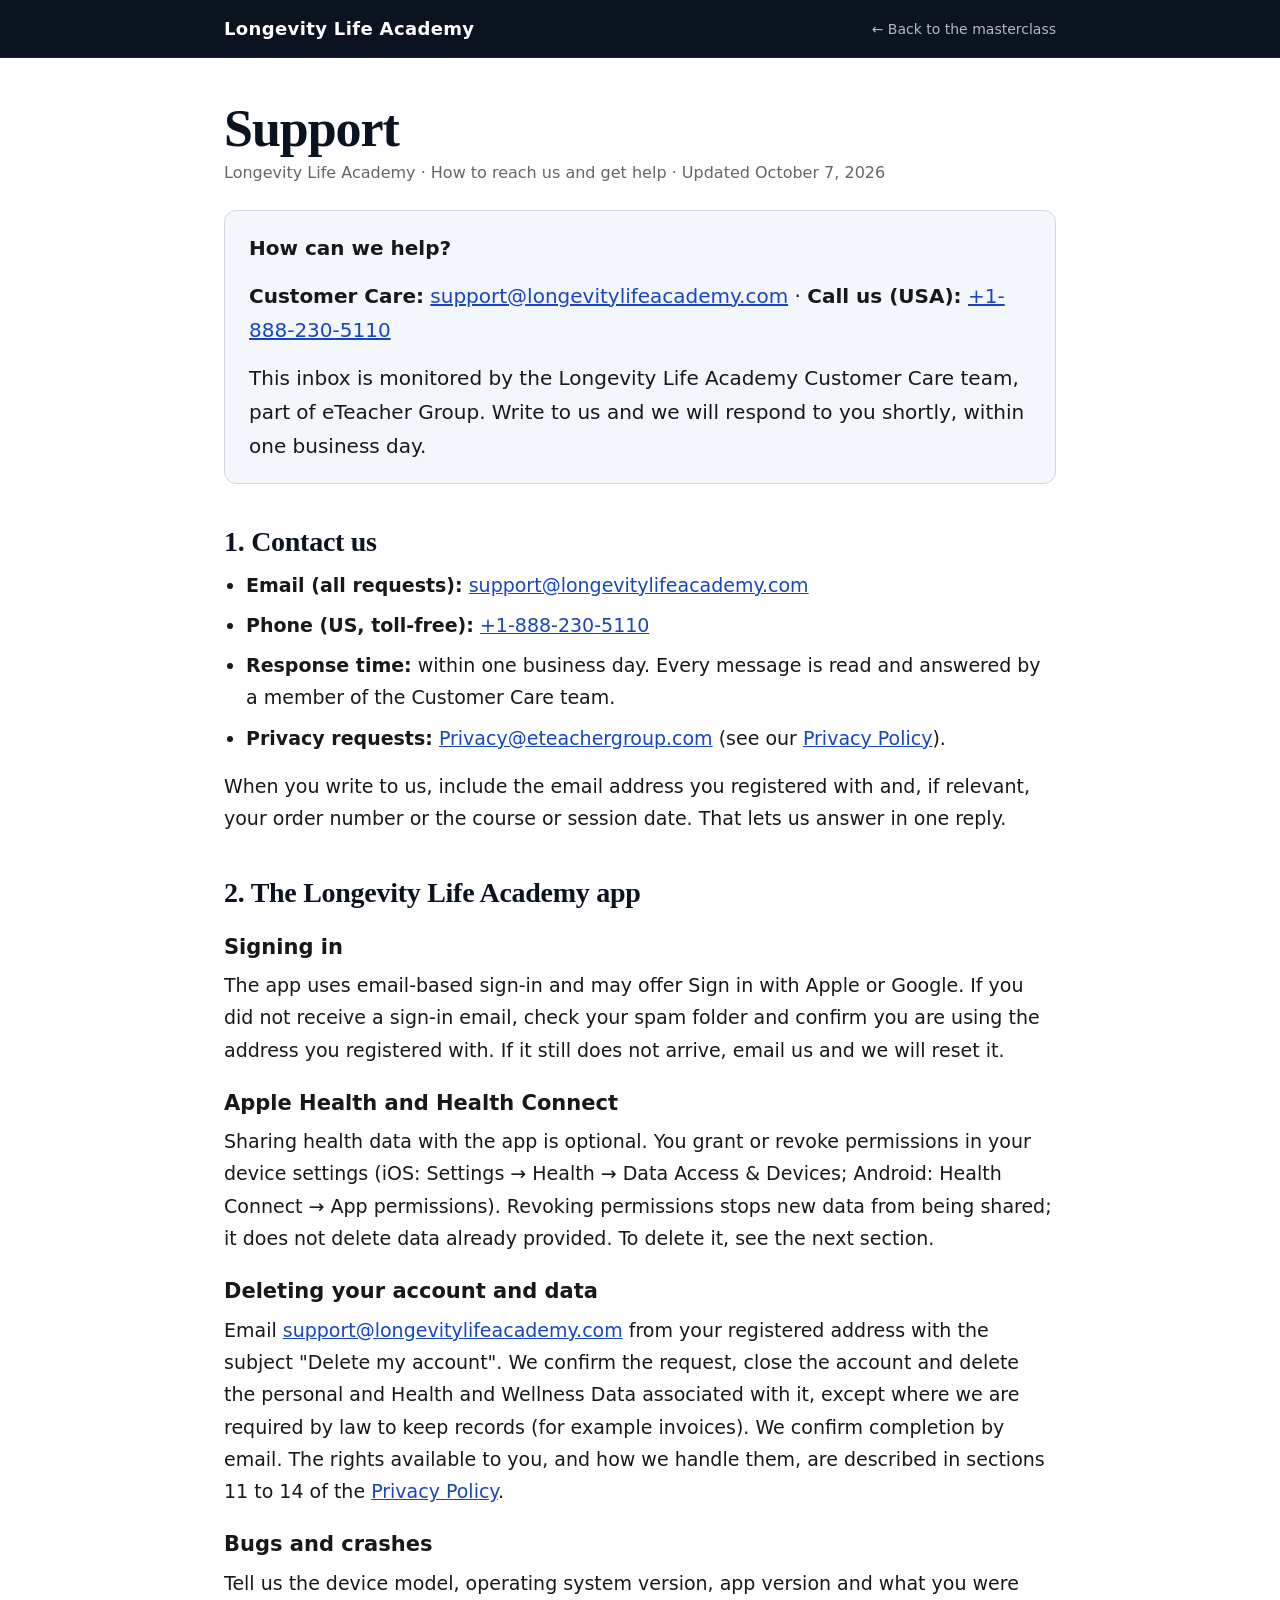
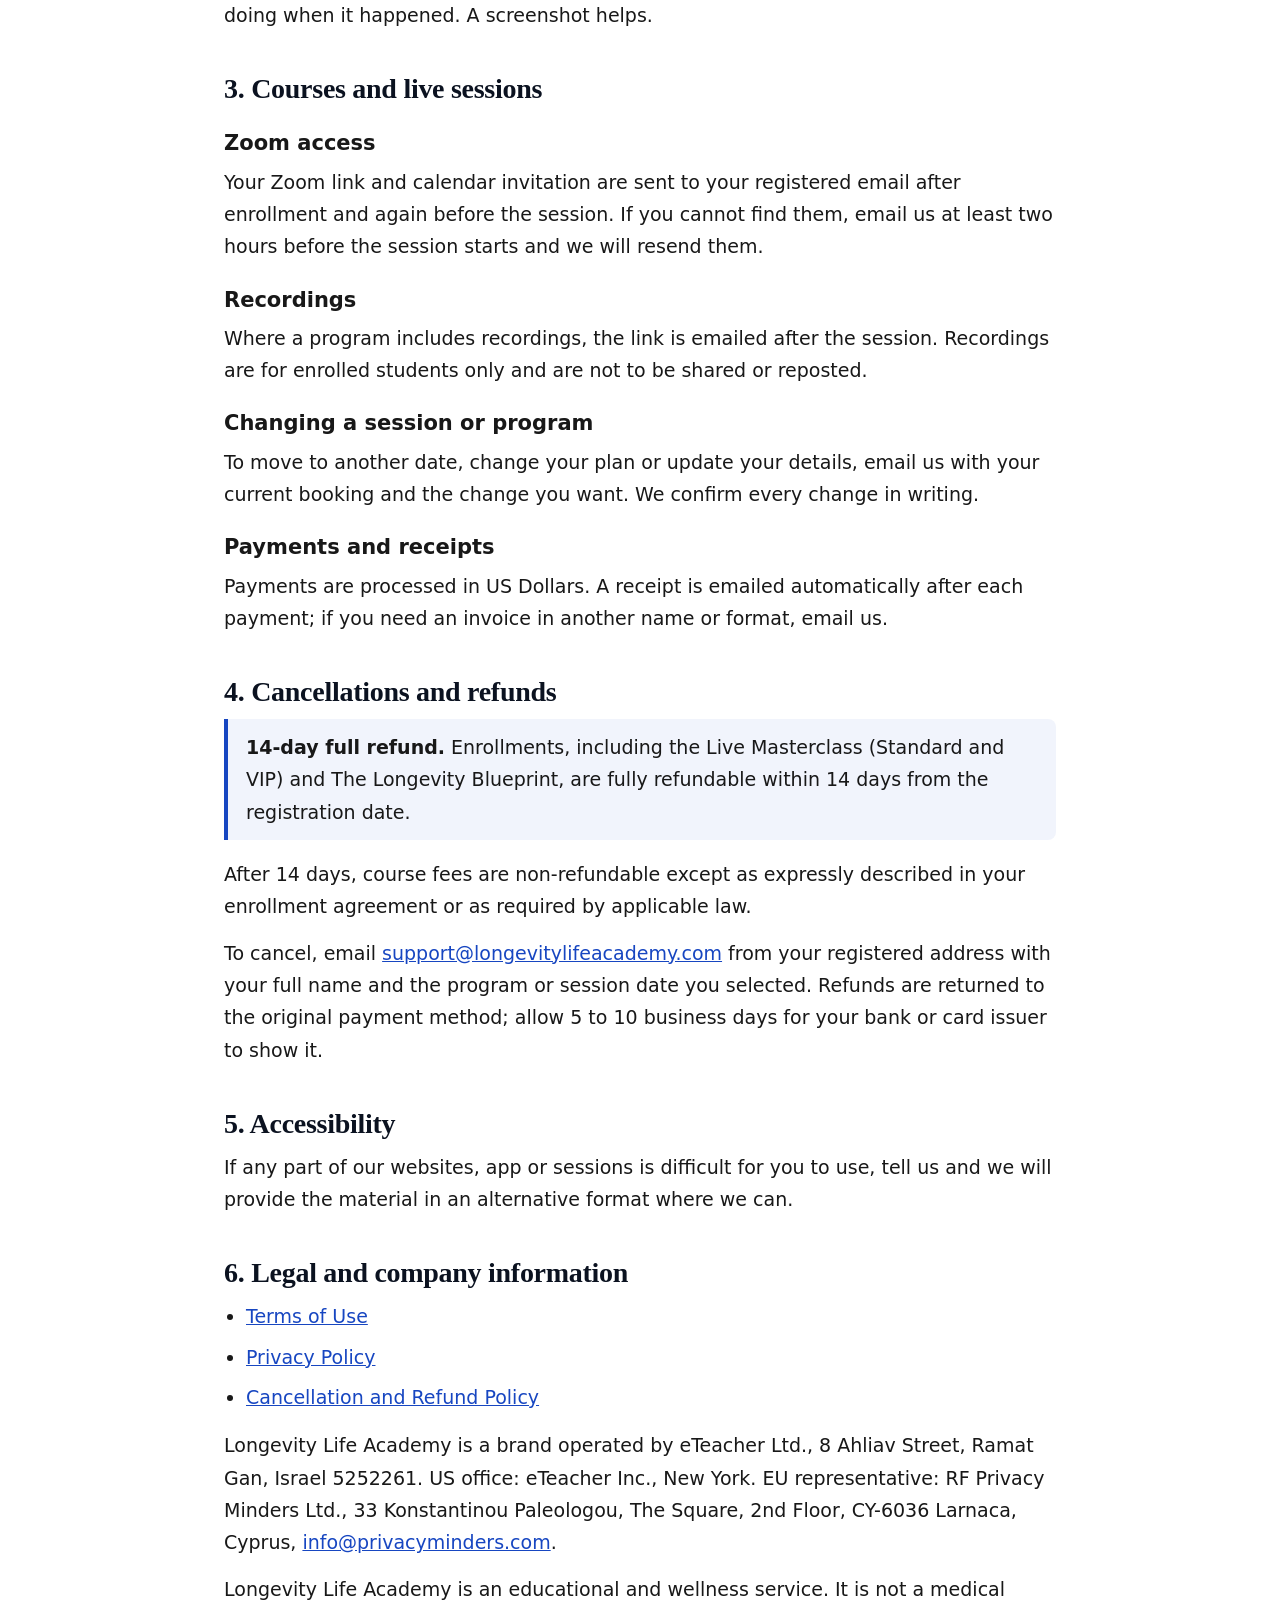
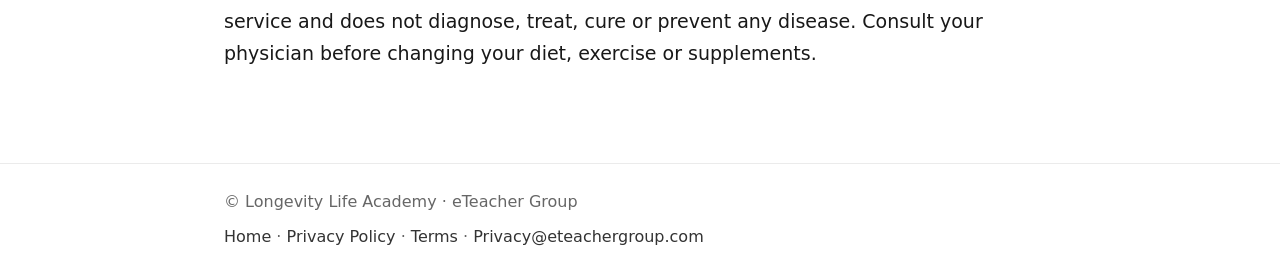
<file: support/index.html>
<!DOCTYPE html>
<html lang="en">
<head>
<meta charset="utf-8">
<meta name="viewport" content="width=device-width,initial-scale=1">
<title>Support · Longevity Life Academy</title>
<meta name="description" content="Longevity Life Academy support: contact support@longevitylifeacademy.com or +1-888-230-5110, help with the LLA app, Apple Health and Health Connect, account deletion, Zoom access, recordings, cancellations and the 14-day refund policy.">
<meta name="robots" content="index,follow">
<link rel="canonical" href="https://www.longevitylifeacademy.com/julie-masterclass/support/">
<style>
*{box-sizing:border-box}html,body{margin:0;padding:0}
.pp-wrap{max-width:880px;margin:0 auto;padding:0 24px}
.pp-topbar{padding:18px 0;border-bottom:1px solid rgba(0,0,0,.08);background:#fff}
.pp-topbar .pp-wrap{display:flex;align-items:center;justify-content:space-between;gap:16px}
.pp-brand{font-weight:800;font-size:18px;letter-spacing:.02em;text-decoration:none;color:#0b0b0b}
.pp-back{font-size:14px;text-decoration:none;color:#555}
.pp-back:hover{color:#000}
.pp-main{padding:44px 0 80px}
.pp-main h1{font-size:44px;line-height:1.05;margin:0 0 6px;letter-spacing:-.02em}
.pp-meta{color:#666;font-size:14px;margin:0 0 28px}
.pp-body{font-size:16.5px;line-height:1.7;color:#181818}
.pp-body h2{font-size:22px;line-height:1.25;margin:34px 0 10px;letter-spacing:-.01em}
.pp-body p{margin:0 0 14px}
.pp-body ul{margin:0 0 16px 22px;padding:0}
.pp-body li{margin:0 0 8px}
.pp-body a{color:#0a58ff;text-decoration:underline}
.pp-body strong{font-weight:700}
@media (max-width:640px){.pp-main h1{font-size:34px}.pp-body{font-size:16px}}

body{background:#fff;color:#111;font-family:'Inter',system-ui,-apple-system,Segoe UI,Roboto,sans-serif}
.pp-topbar{background:#0b1220;border-bottom:1px solid rgba(255,255,255,.08)}
.pp-topbar .pp-brand{color:#fff}
.pp-topbar .pp-back{color:rgba(255,255,255,.7)}.pp-topbar .pp-back:hover{color:#fff}
.pp-main h1{font-family:'Playfair Display',Georgia,serif;color:#0b1220}
.pp-body h2{font-family:'Playfair Display',Georgia,serif;color:#0b1220}
.pp-body a{color:#1746c1}
.pp-footer{padding:28px 0;border-top:1px solid rgba(0,0,0,.08);color:#666;font-size:14px}
.pp-footer .pp-wrap{display:flex;justify-content:space-between;gap:16px;flex-wrap:wrap}
.pp-footer a{color:#333;text-decoration:none}.pp-footer a:hover{color:#000}
.pp-body h3{font-size:18px;line-height:1.3;margin:24px 0 8px;font-weight:700}
.pp-box{border:1px solid rgba(11,18,32,.18);border-radius:10px;padding:14px 18px;margin:0 0 20px;background:rgba(11,18,32,.03)}
.pp-box p:last-child,.pp-callout p:last-child{margin-bottom:0}
.pp-callout{border-left:4px solid #1746c1;background:rgba(23,70,193,.06);padding:12px 18px;margin:0 0 18px;border-radius:0 8px 8px 0}
.pp-body{font-size:19px;line-height:1.7}.pp-body h2{font-size:28px;margin-top:40px}.pp-body h3{font-size:21px}.pp-main h1{font-size:52px}.pp-meta{font-size:16px}.pp-box{font-size:20px;padding:20px 24px;border:1px solid #cfd8e3;background:#f3f6fa;border-radius:12px;margin-bottom:28px}.pp-callout{font-size:19px}.pp-footer{font-size:16px}@media (max-width:640px){.pp-body{font-size:18px}.pp-main h1{font-size:40px}.pp-body h2{font-size:25px}.pp-box{font-size:18px}}</style>
</head>
<body>
<header class="pp-topbar"><div class="pp-wrap"><a class="pp-brand" href="../">Longevity Life Academy</a><a class="pp-back" href="../">← Back to the masterclass</a></div></header>
<main class="pp-main"><div class="pp-wrap">
<h1>Support</h1>
<p class="pp-meta">Longevity Life Academy · How to reach us and get help · Updated October 7, 2026</p>
<article class="pp-body">
<div class="pp-box"><p><strong>How can we help?</strong></p>
<p><strong>Customer Care:</strong> <a href="mailto:support@longevitylifeacademy.com">support@longevitylifeacademy.com</a> · <strong>Call us (USA):</strong> <a href="tel:+18882305110">+1-888-230-5110</a></p>
<p>This inbox is monitored by the Longevity Life Academy Customer Care team, part of eTeacher Group. Write to us and we will respond to you shortly, within one business day.</p>
</div>

<h2 id="contact">1. Contact us</h2>
<ul>
<li><strong>Email (all requests):</strong> <a href="mailto:support@longevitylifeacademy.com">support@longevitylifeacademy.com</a></li>
<li><strong>Phone (US, toll-free):</strong> <a href="tel:+18882305110">+1-888-230-5110</a></li>
<li><strong>Response time:</strong> within one business day. Every message is read and answered by a member of the Customer Care team.</li>
<li><strong>Privacy requests:</strong> <a href="mailto:Privacy@eteachergroup.com">Privacy@eteachergroup.com</a> (see our <a href="../privacy.html">Privacy Policy</a>).</li>
</ul>
<p>When you write to us, include the email address you registered with and, if relevant, your order number or the course or session date. That lets us answer in one reply.</p>

<h2 id="app">2. The Longevity Life Academy app</h2>
<h3>Signing in</h3>
<p>The app uses email-based sign-in and may offer Sign in with Apple or Google. If you did not receive a sign-in email, check your spam folder and confirm you are using the address you registered with. If it still does not arrive, email us and we will reset it.</p>
<h3>Apple Health and Health Connect</h3>
<p>Sharing health data with the app is optional. You grant or revoke permissions in your device settings (iOS: Settings → Health → Data Access &amp; Devices; Android: Health Connect → App permissions). Revoking permissions stops new data from being shared; it does not delete data already provided. To delete it, see the next section.</p>
<h3>Deleting your account and data</h3>
<p>Email <a href="mailto:support@longevitylifeacademy.com">support@longevitylifeacademy.com</a> from your registered address with the subject "Delete my account". We confirm the request, close the account and delete the personal and Health and Wellness Data associated with it, except where we are required by law to keep records (for example invoices). We confirm completion by email. The rights available to you, and how we handle them, are described in sections 11 to 14 of the <a href="../privacy.html">Privacy Policy</a>.</p>
<h3>Bugs and crashes</h3>
<p>Tell us the device model, operating system version, app version and what you were doing when it happened. A screenshot helps.</p>

<h2 id="courses">3. Courses and live sessions</h2>
<h3>Zoom access</h3>
<p>Your Zoom link and calendar invitation are sent to your registered email after enrollment and again before the session. If you cannot find them, email us at least two hours before the session starts and we will resend them.</p>
<h3>Recordings</h3>
<p>Where a program includes recordings, the link is emailed after the session. Recordings are for enrolled students only and are not to be shared or reposted.</p>
<h3>Changing a session or program</h3>
<p>To move to another date, change your plan or update your details, email us with your current booking and the change you want. We confirm every change in writing.</p>
<h3>Payments and receipts</h3>
<p>Payments are processed in US Dollars. A receipt is emailed automatically after each payment; if you need an invoice in another name or format, email us.</p>

<h2 id="refunds">4. Cancellations and refunds</h2>
<div class="pp-callout">
<p><strong>14-day full refund.</strong> Enrollments, including the Live Masterclass (Standard and VIP) and The Longevity Blueprint, are fully refundable within 14 days from the registration date.</p>
</div>
<p>After 14 days, course fees are non-refundable except as expressly described in your enrollment agreement or as required by applicable law.</p>
<p>To cancel, email <a href="mailto:support@longevitylifeacademy.com">support@longevitylifeacademy.com</a> from your registered address with your full name and the program or session date you selected. Refunds are returned to the original payment method; allow 5 to 10 business days for your bank or card issuer to show it.</p>

<h2 id="accessibility">5. Accessibility</h2>
<p>If any part of our websites, app or sessions is difficult for you to use, tell us and we will provide the material in an alternative format where we can.</p>

<h2 id="legal">6. Legal and company information</h2>
<ul>
<li><a href="https://www.longevitylifeacademy.com/terms.html">Terms of Use</a></li>
<li><a href="../privacy.html">Privacy Policy</a></li>
<li><a href="https://longevitylifeacademy.pages.dev/cancellation">Cancellation and Refund Policy</a></li>
</ul>
<p>Longevity Life Academy is a brand operated by eTeacher Ltd., 8 Ahliav Street, Ramat Gan, Israel 5252261. US office: eTeacher Inc., New York. EU representative: RF Privacy Minders Ltd., 33 Konstantinou Paleologou, The Square, 2nd Floor, CY-6036 Larnaca, Cyprus, <a href="mailto:info@privacyminders.com">info@privacyminders.com</a>.</p>
<p>Longevity Life Academy is an educational and wellness service. It is not a medical service and does not diagnose, treat, cure or prevent any disease. Consult your physician before changing your diet, exercise or supplements.</p>
</article>
</div></main>

<footer class="pp-footer"><div class="pp-wrap">
<span>© Longevity Life Academy · eTeacher Group</span>
<span><a href="../">Home</a> · <a href="../privacy.html">Privacy Policy</a> · <a href="https://www.longevitylifeacademy.com/terms.html">Terms</a> · <a href="mailto:Privacy@eteachergroup.com">Privacy@eteachergroup.com</a></span>
</div></footer>

</body></html>
</file>
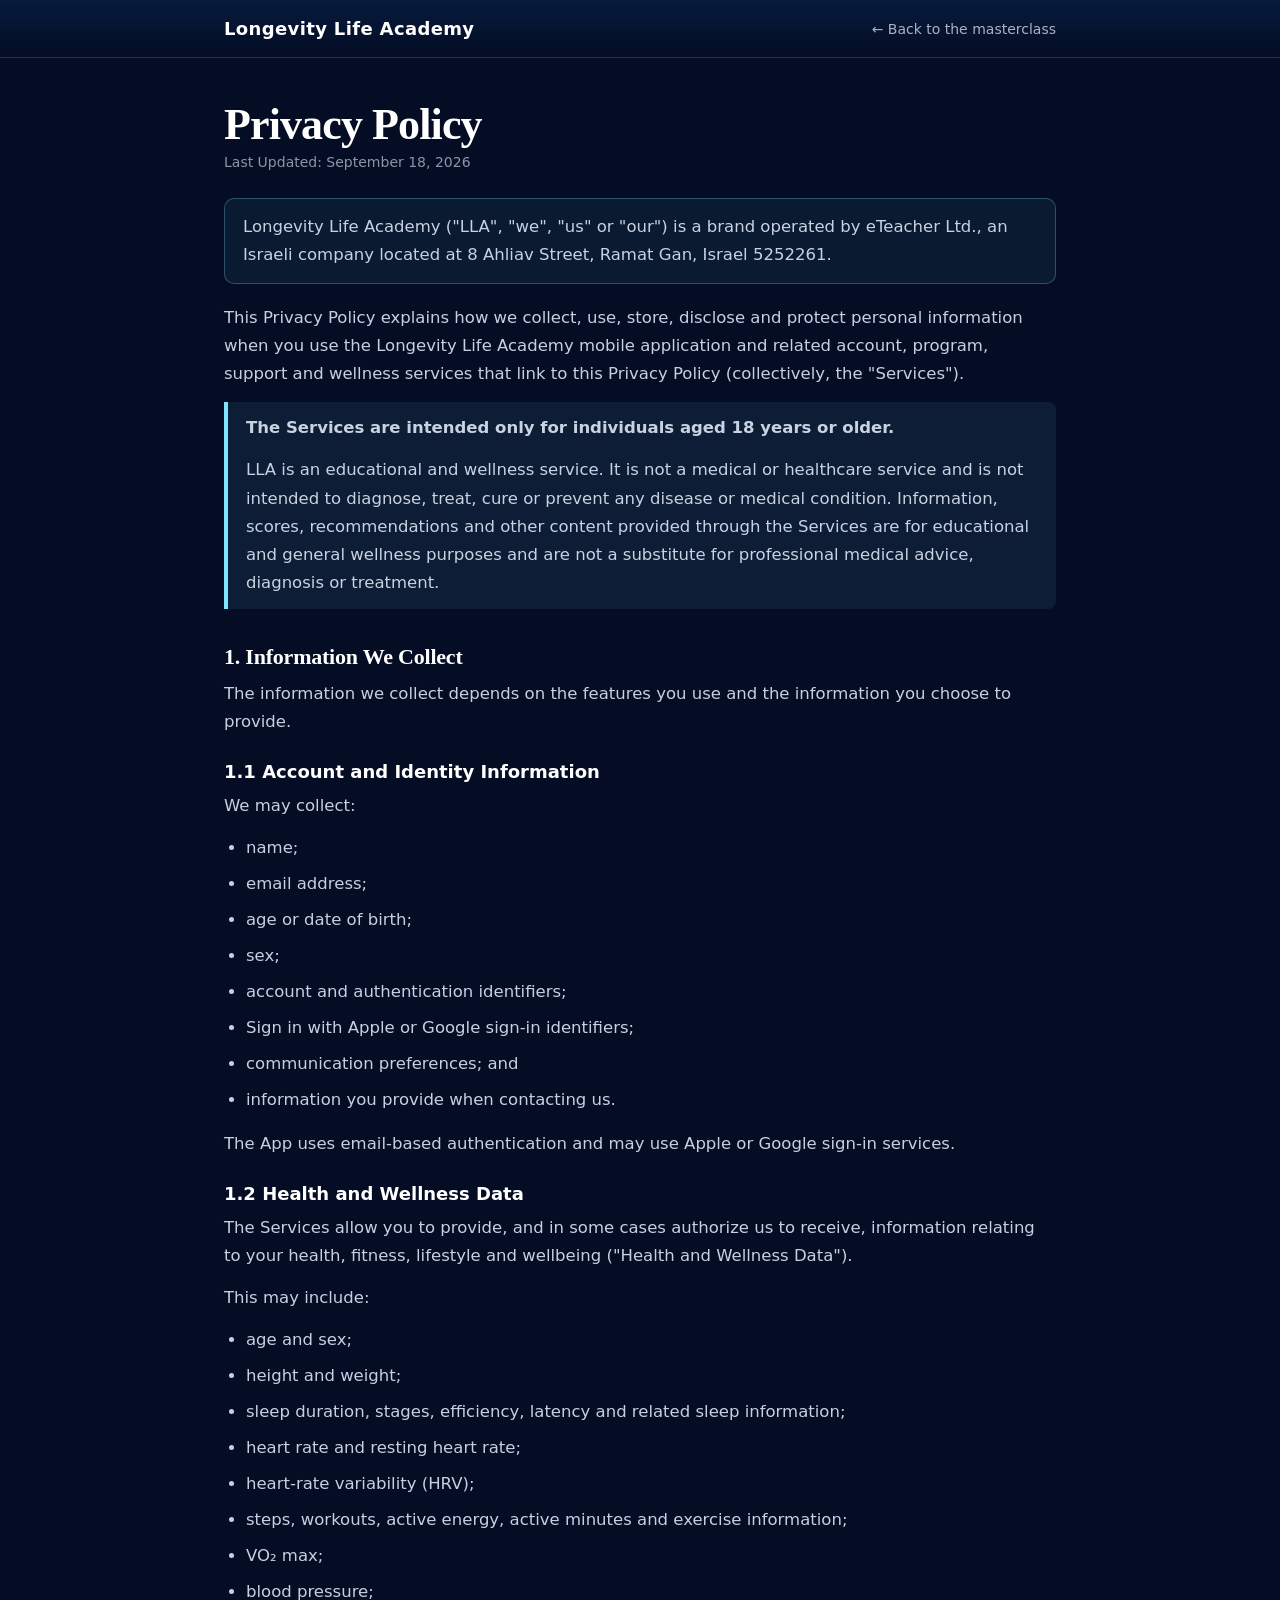
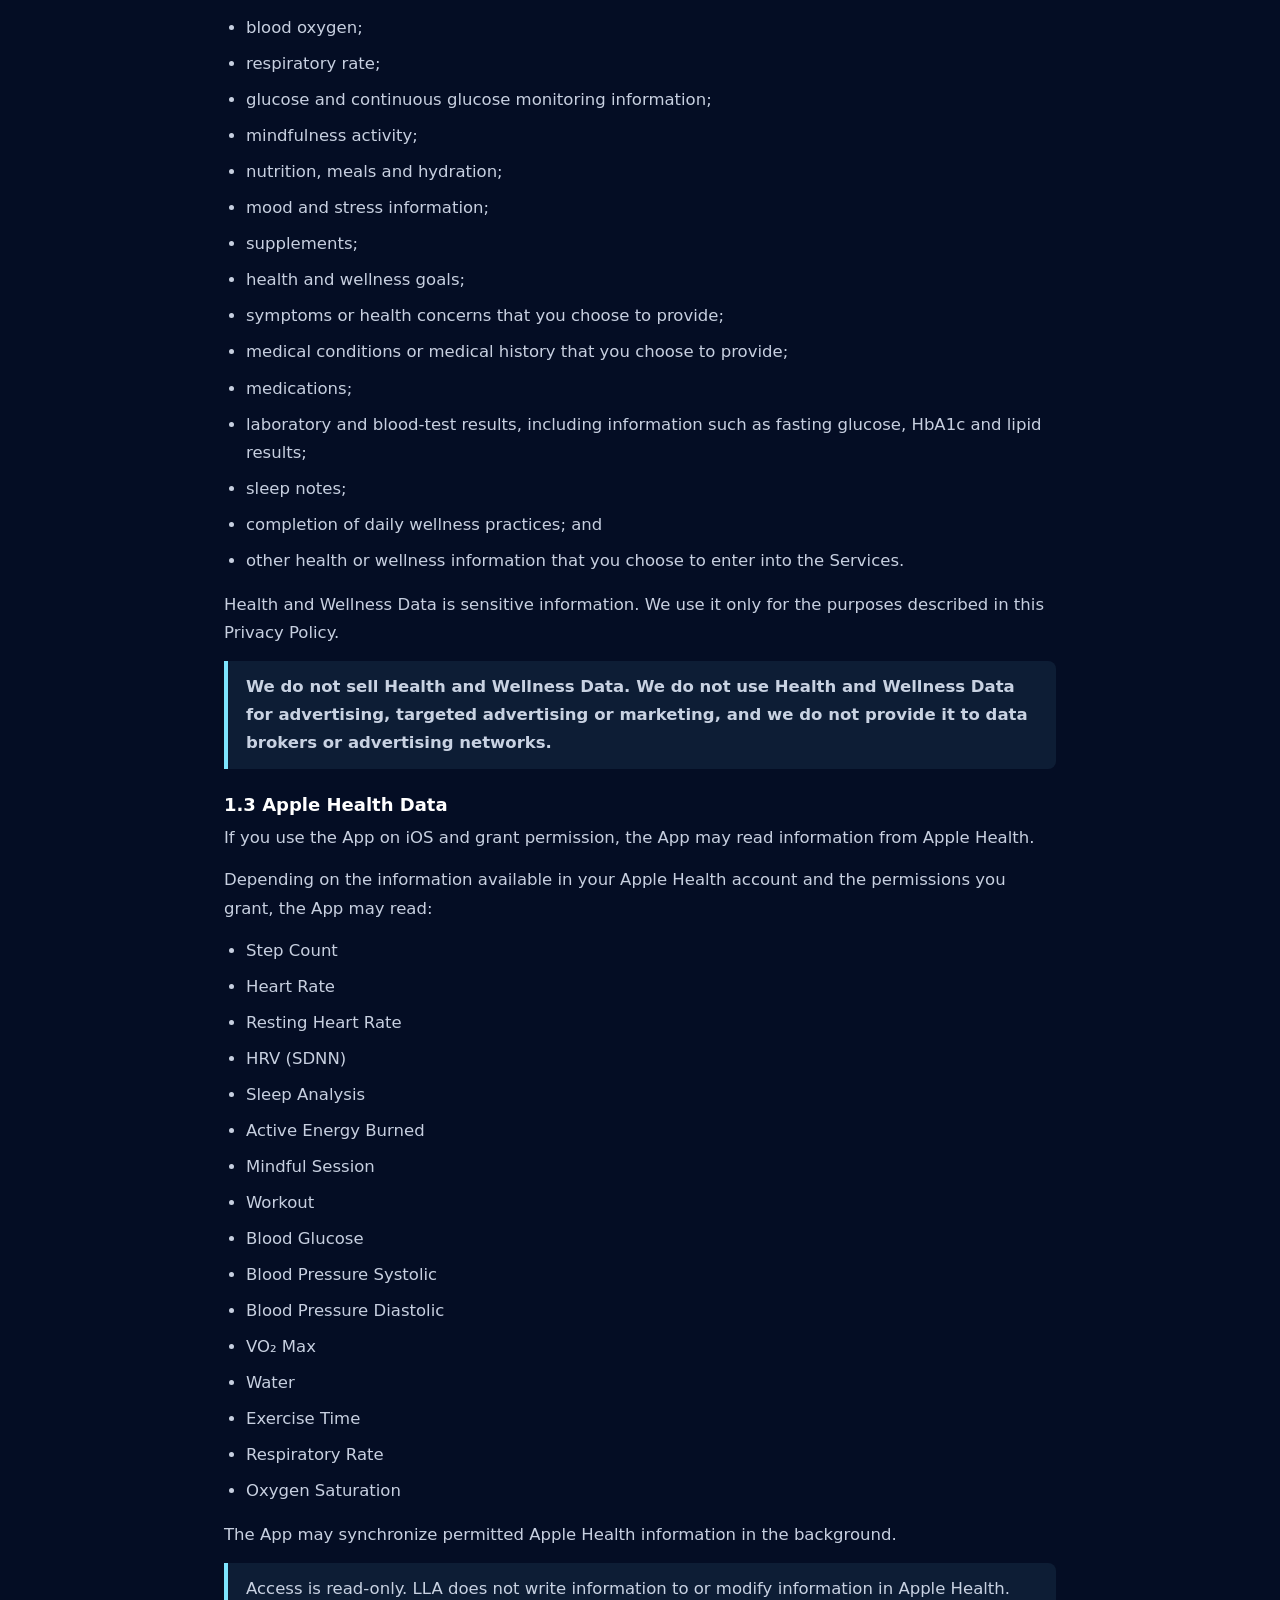
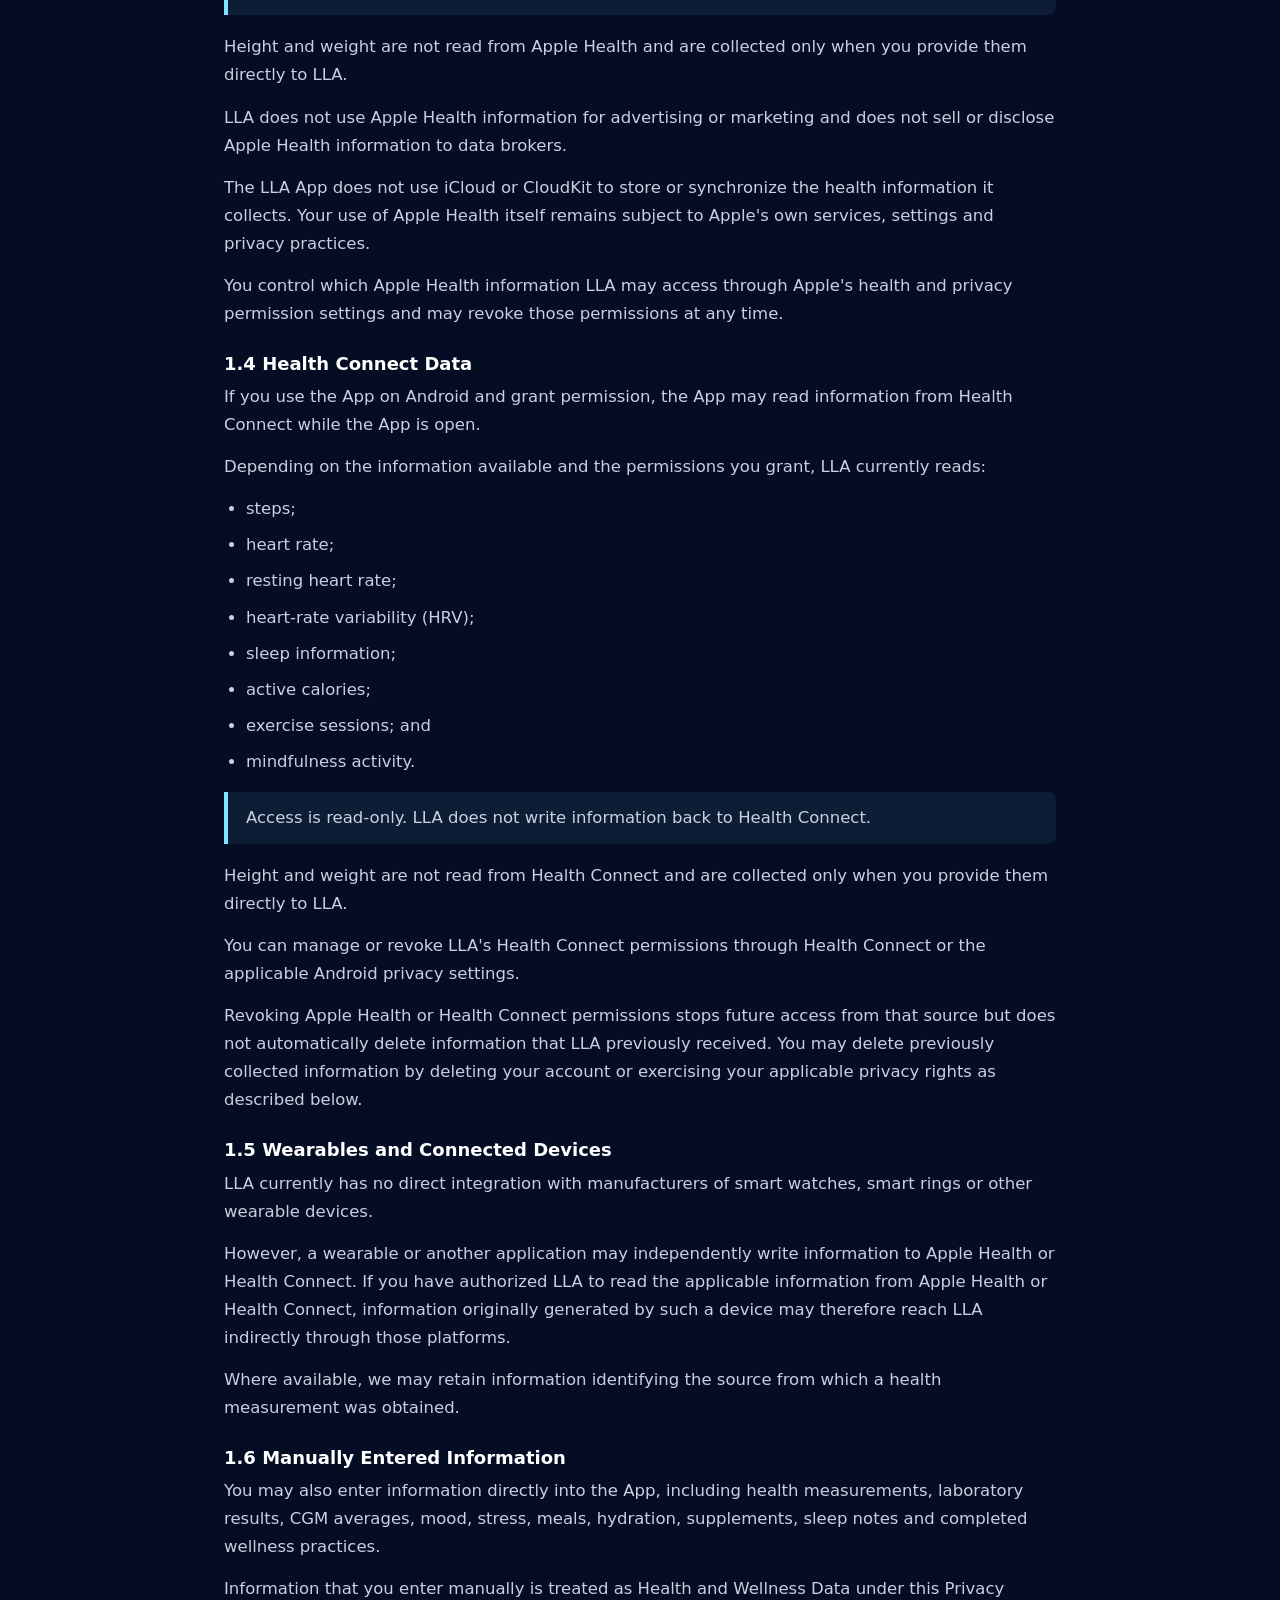
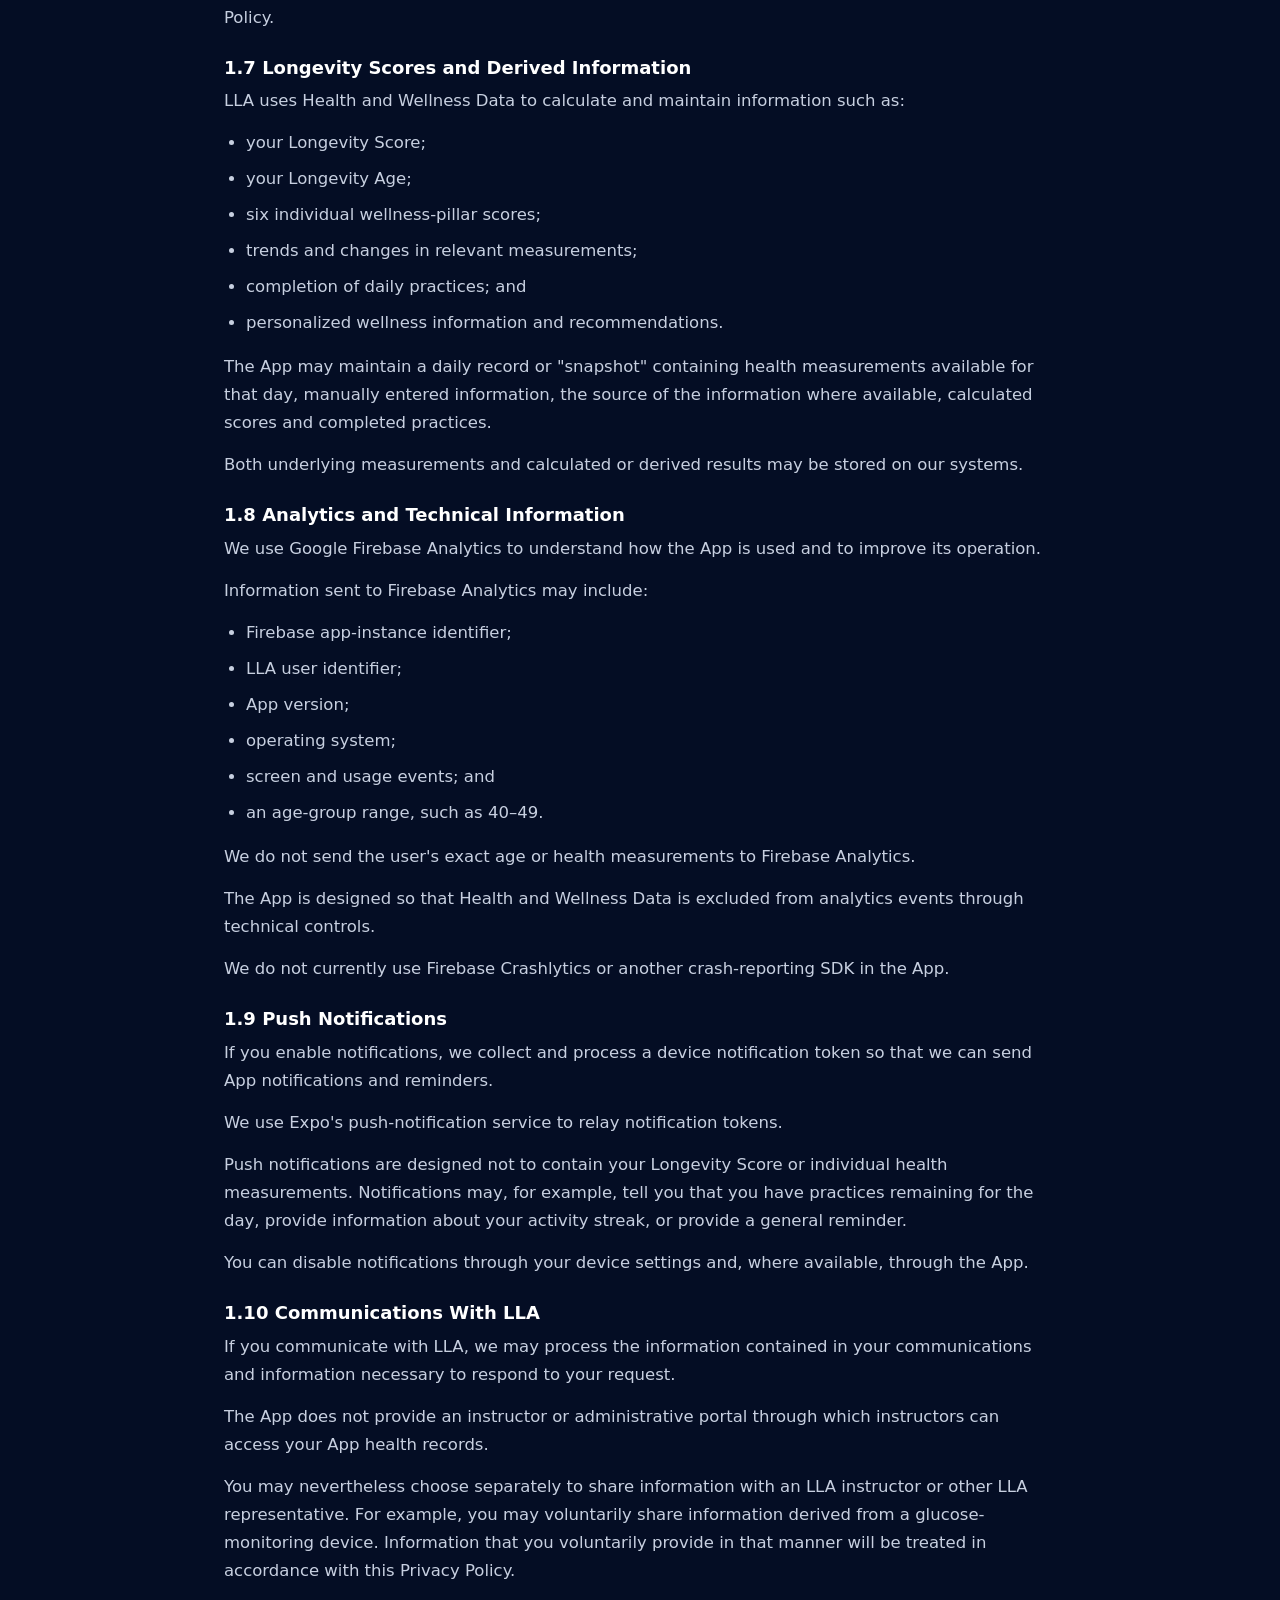
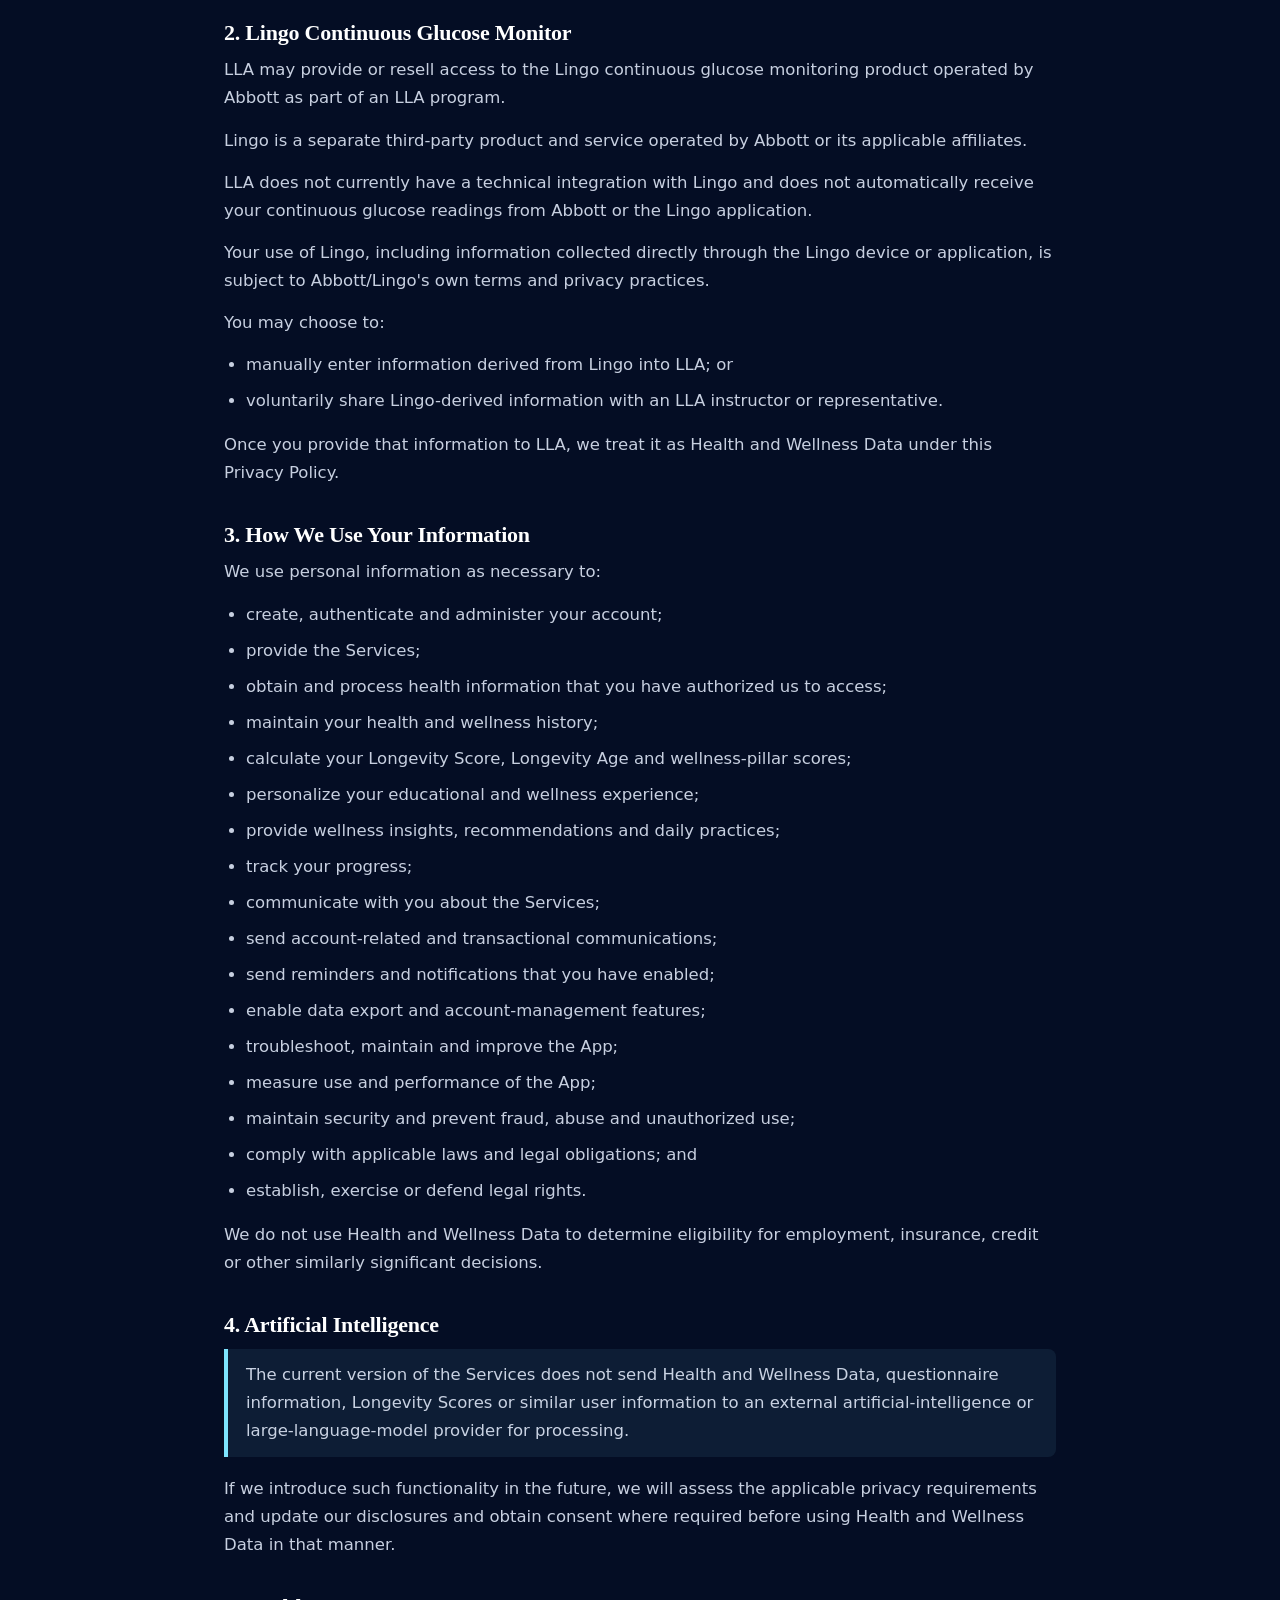
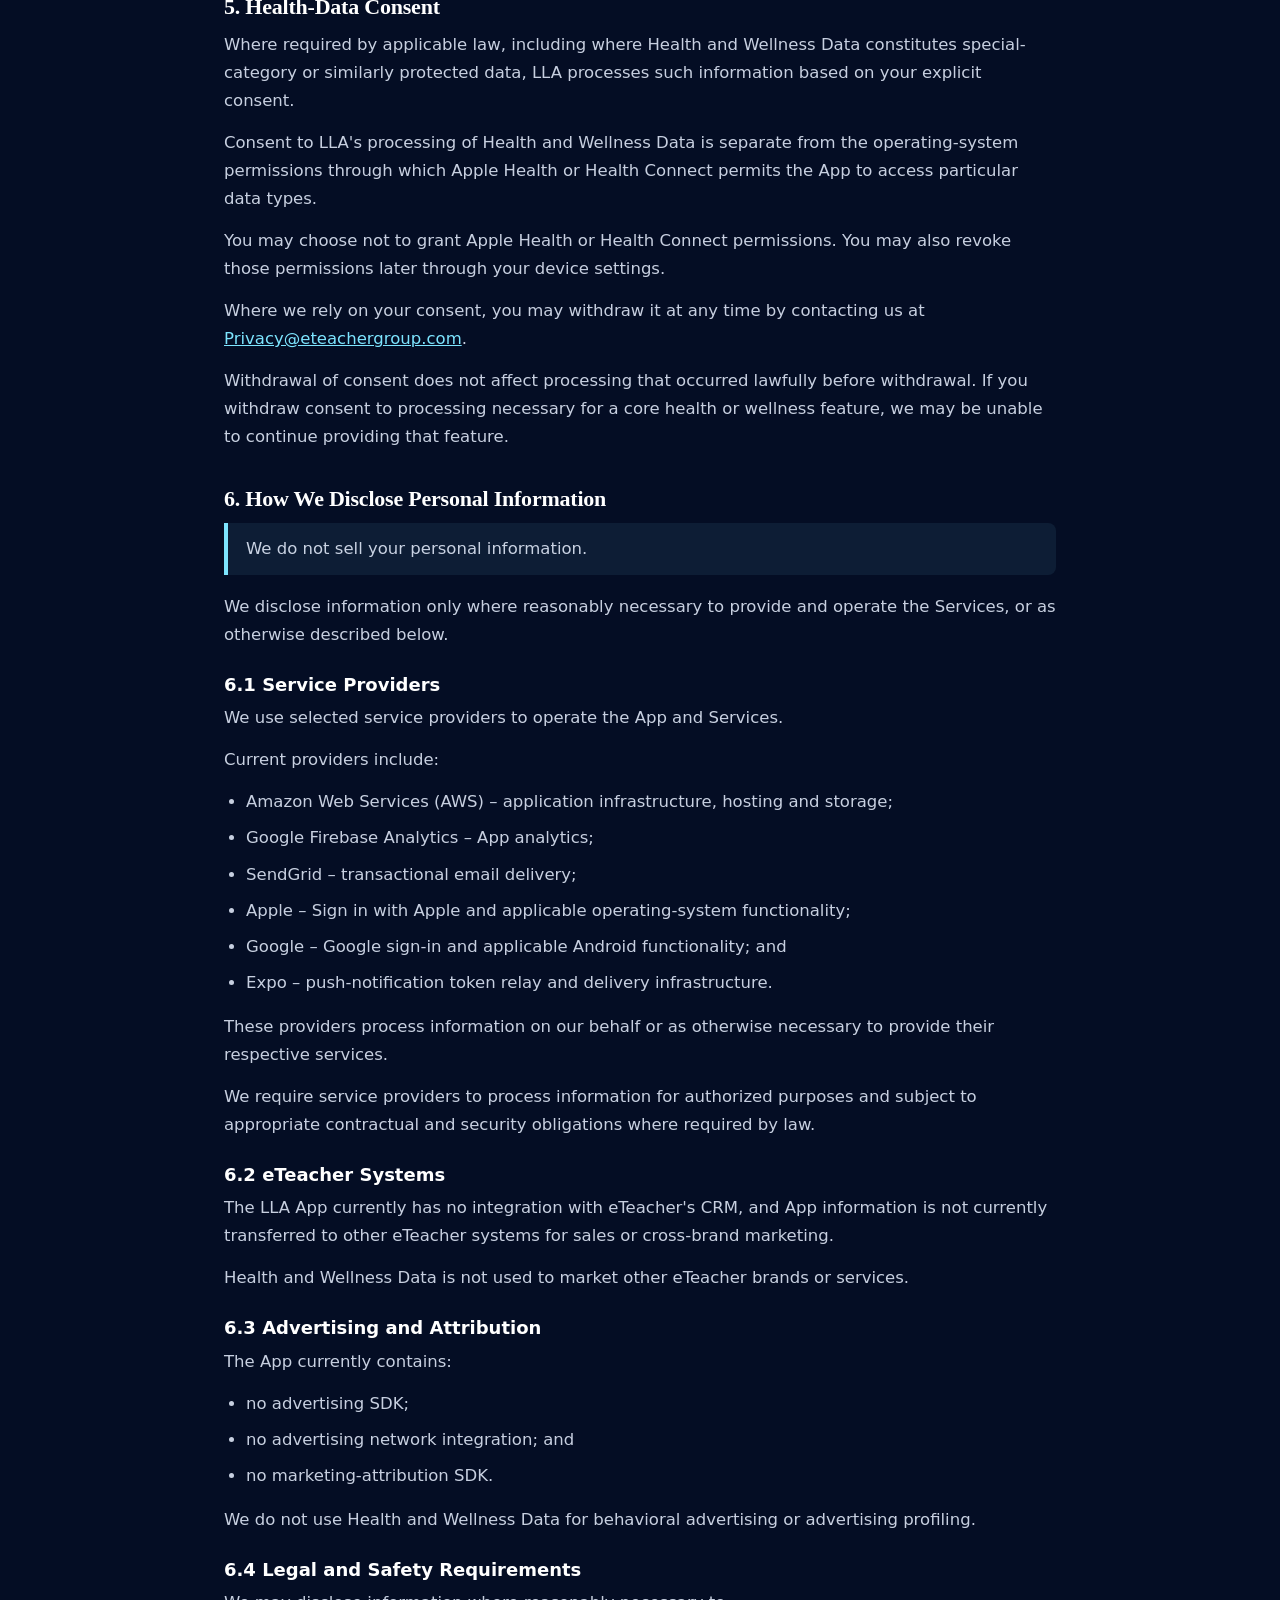
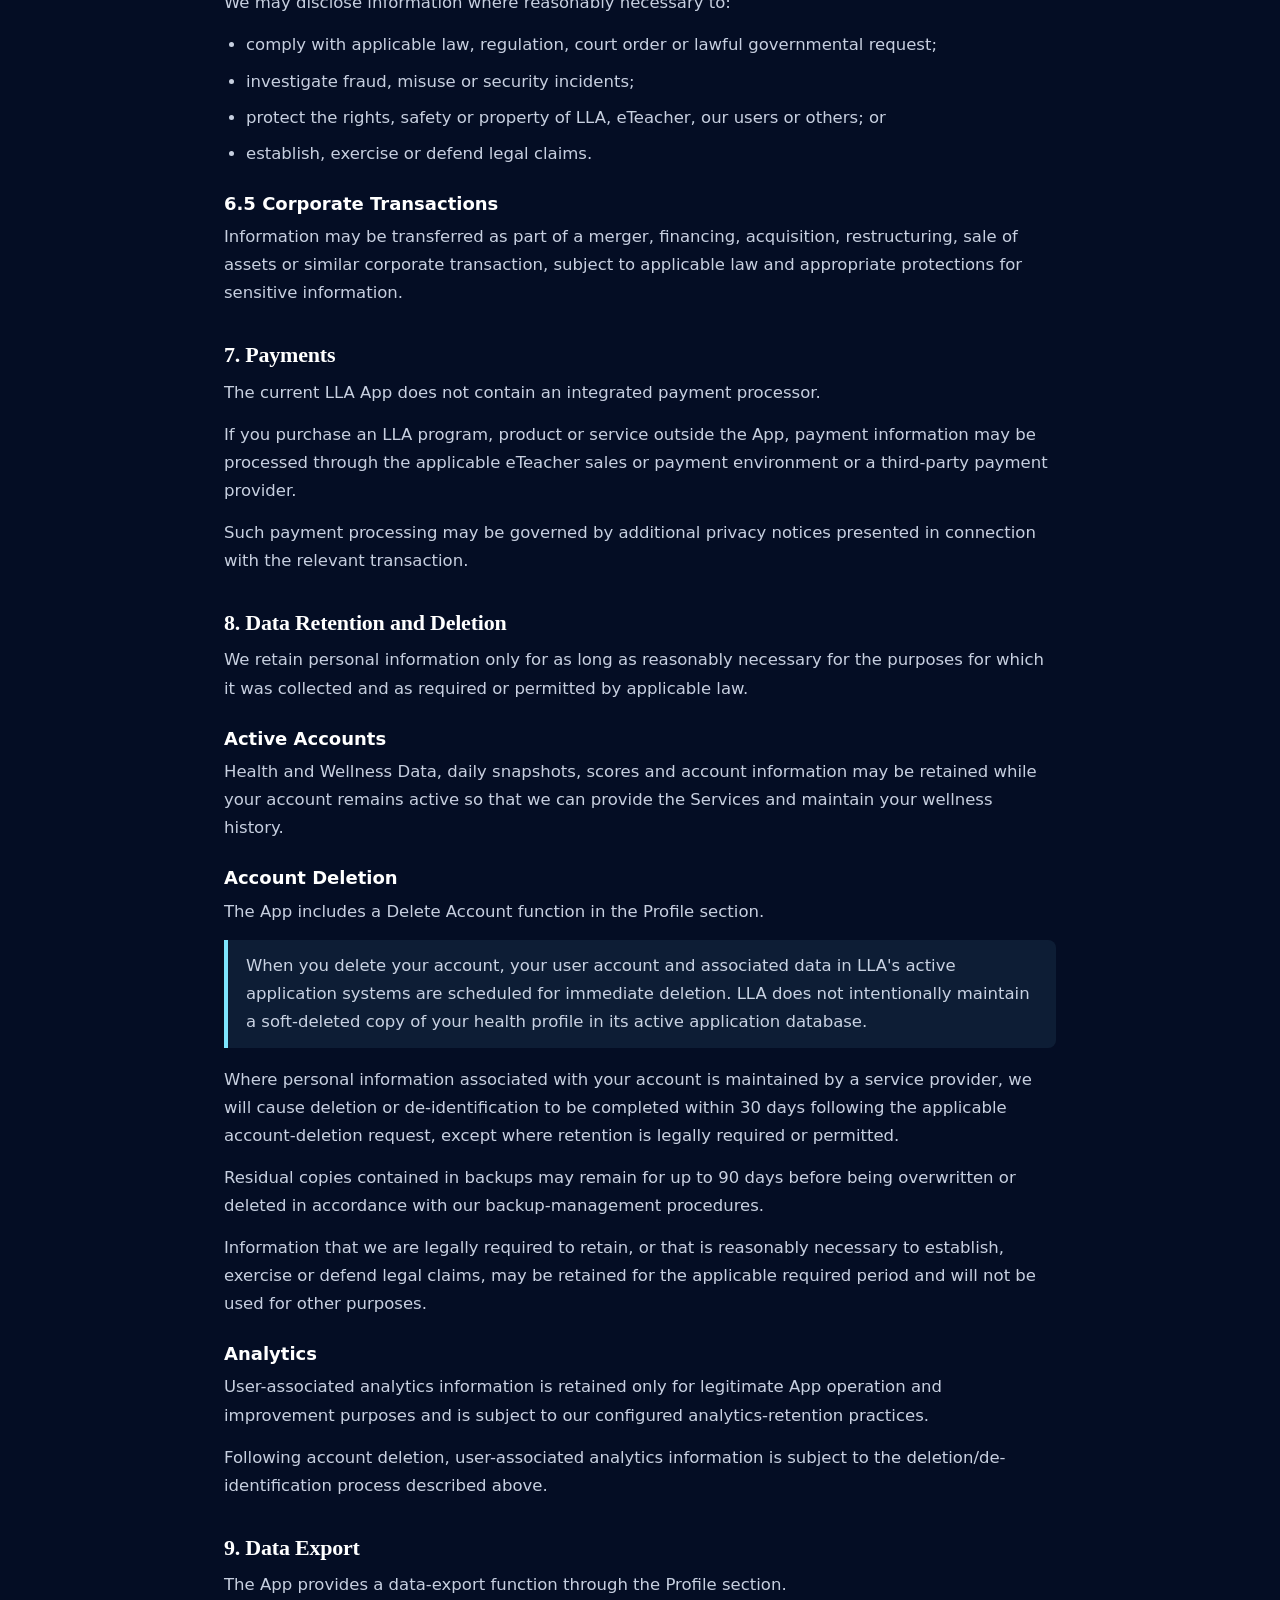
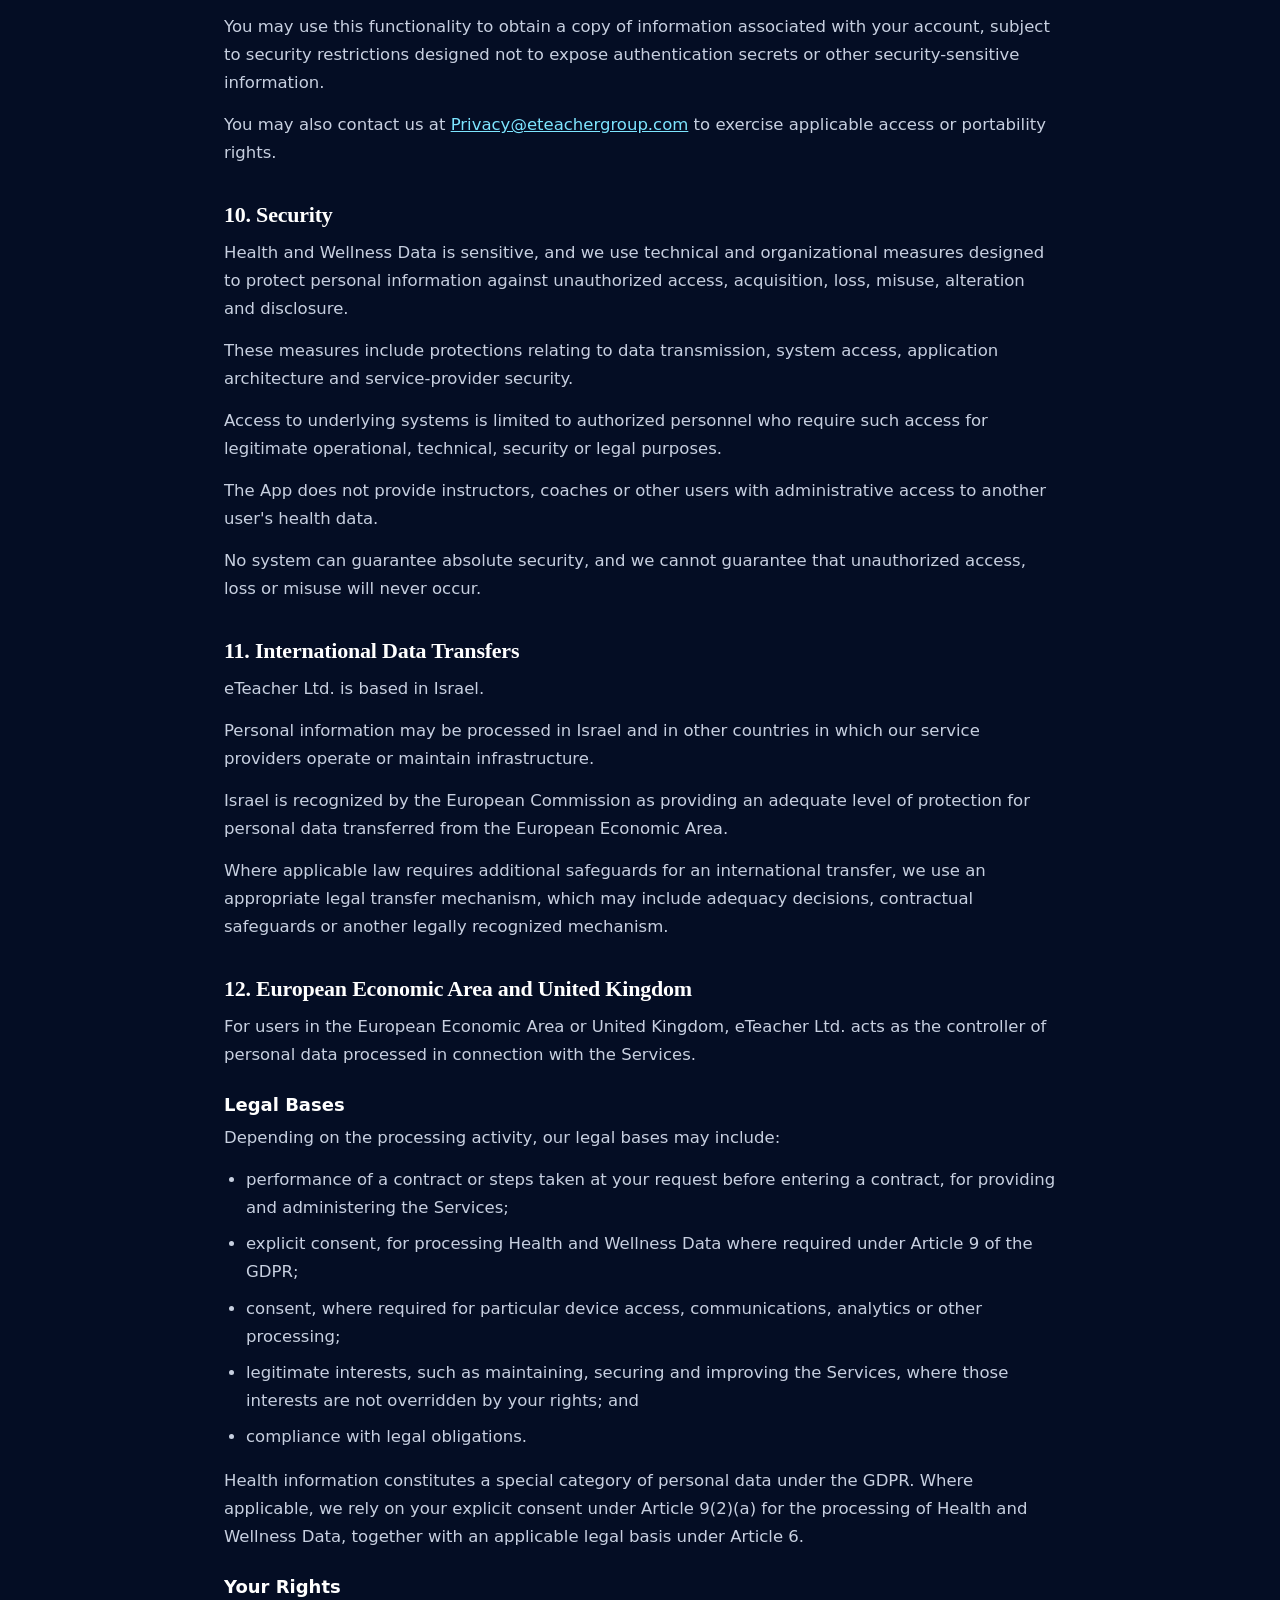
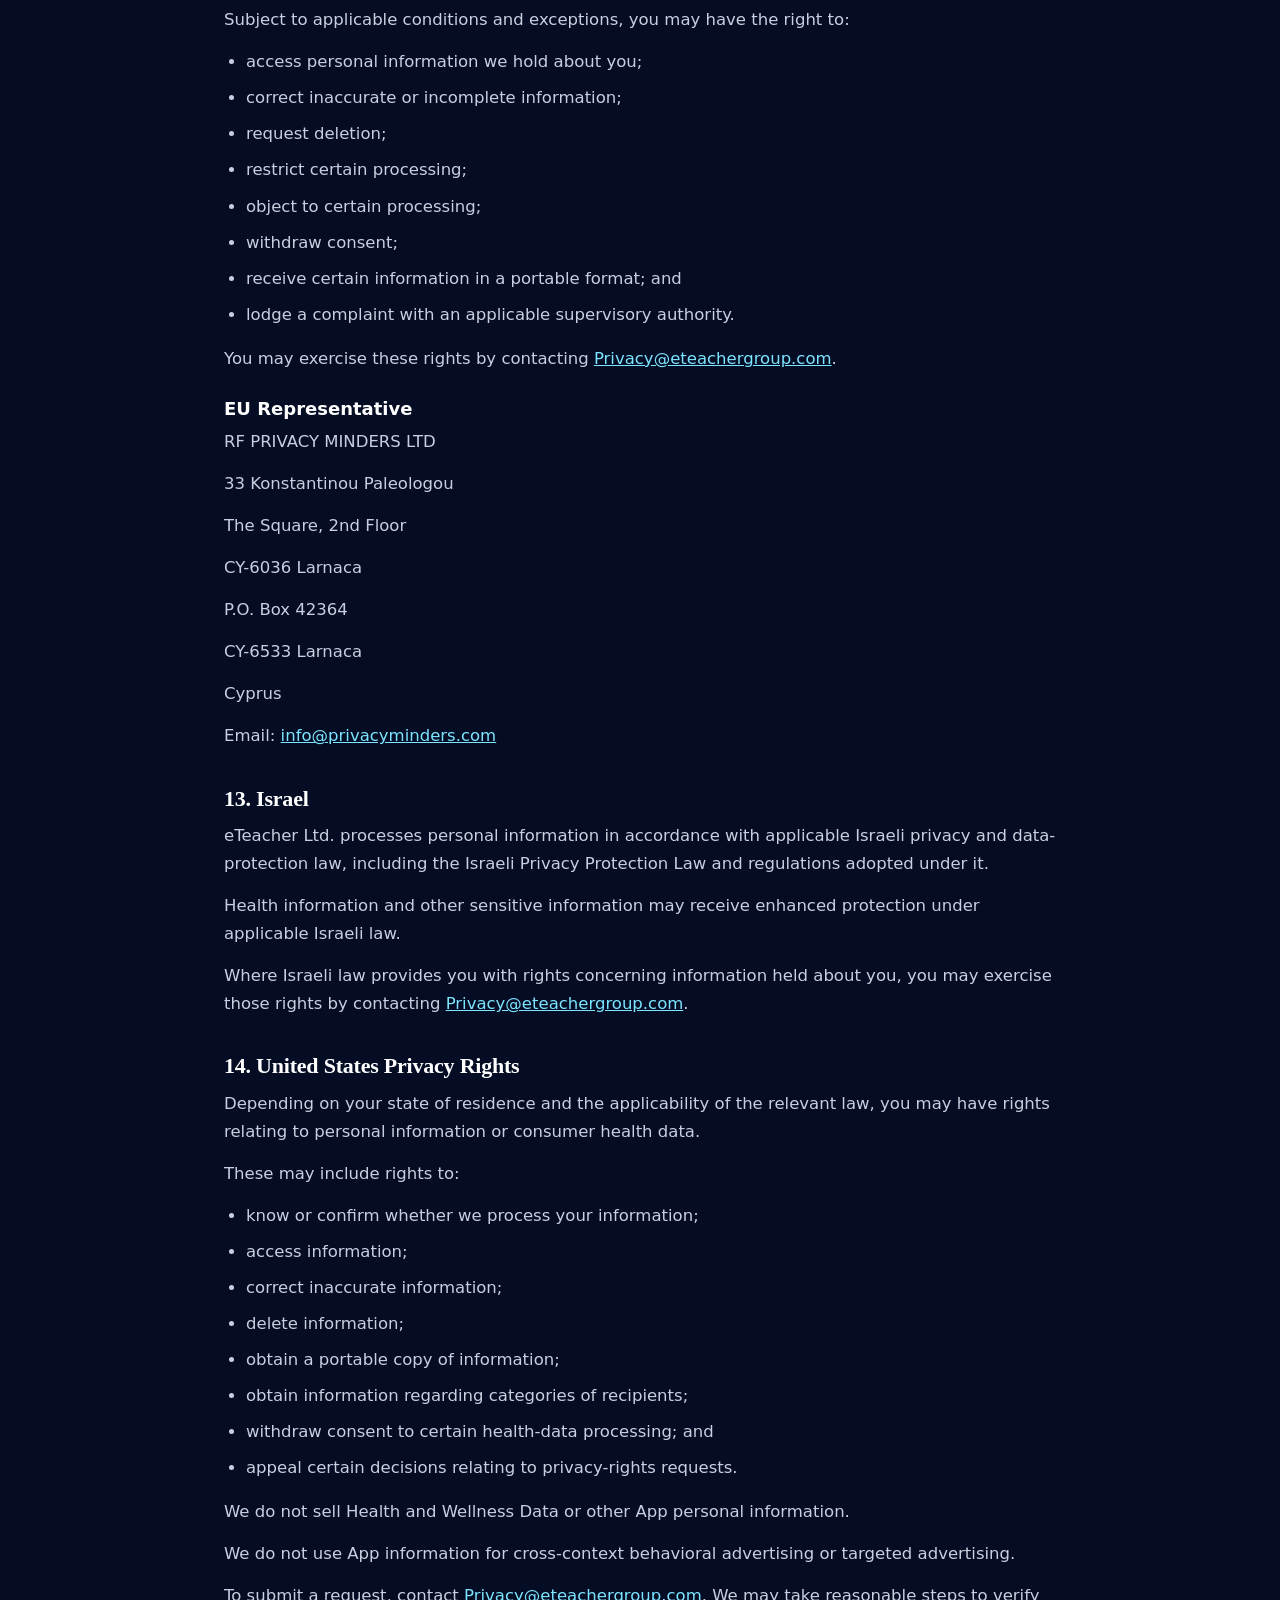
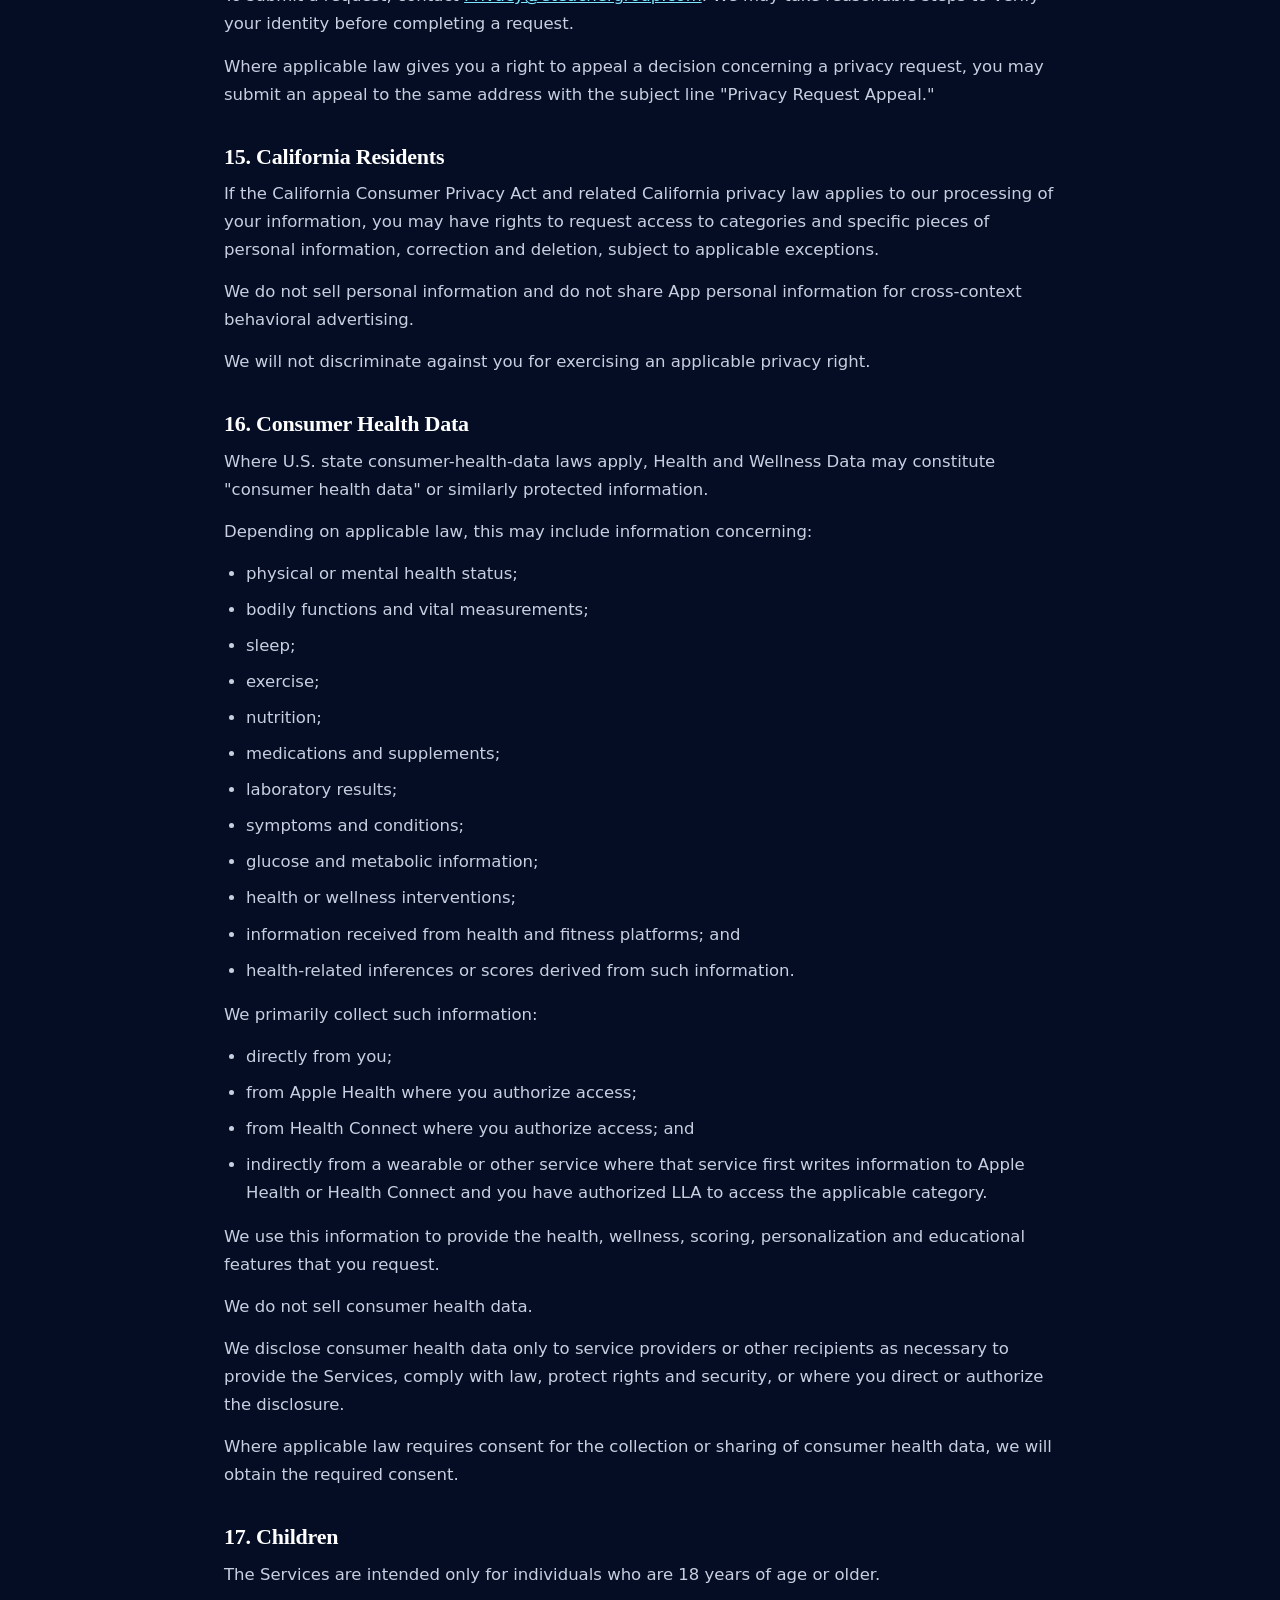
<file: privacy.html>
<!DOCTYPE html>
<html lang="en">
<head>
<meta charset="utf-8">
<meta name="viewport" content="width=device-width,initial-scale=1">
<title>Privacy Policy · Longevity Life Academy</title>
<meta name="description" content="Longevity Life Academy Privacy Policy — how eTeacher Ltd. collects, uses, stores, discloses and protects personal information, including Health and Wellness Data, Apple Health and Health Connect data. Last Updated: September 18, 2026.">
<meta name="robots" content="index,follow">
<link rel="canonical" href="https://www.longevitylifeacademy.com/julie-masterclass/privacy.html">
<style>
*{box-sizing:border-box}html,body{margin:0;padding:0}
.pp-wrap{max-width:880px;margin:0 auto;padding:0 24px}
.pp-topbar{padding:18px 0;border-bottom:1px solid rgba(0,0,0,.08);background:#fff}
.pp-topbar .pp-wrap{display:flex;align-items:center;justify-content:space-between;gap:16px}
.pp-brand{font-weight:800;font-size:18px;letter-spacing:.02em;text-decoration:none;color:#0b0b0b}
.pp-back{font-size:14px;text-decoration:none;color:#555}
.pp-back:hover{color:#000}
.pp-main{padding:44px 0 80px}
.pp-main h1{font-size:44px;line-height:1.05;margin:0 0 6px;letter-spacing:-.02em}
.pp-meta{color:#666;font-size:14px;margin:0 0 28px}
.pp-body{font-size:16.5px;line-height:1.7;color:#181818}
.pp-body h2{font-size:22px;line-height:1.25;margin:34px 0 10px;letter-spacing:-.01em}
.pp-body p{margin:0 0 14px}
.pp-body ul{margin:0 0 16px 22px;padding:0}
.pp-body li{margin:0 0 8px}
.pp-body a{color:#0a58ff;text-decoration:underline}
.pp-body strong{font-weight:700}
@media (max-width:640px){.pp-main h1{font-size:34px}.pp-body{font-size:16px}}

body{background:#040D24;color:#E8F0FF;font-family:'Inter',system-ui,-apple-system,Segoe UI,Roboto,sans-serif}
.pp-topbar{background:linear-gradient(180deg,#071A3D,#040D24);border-bottom:1px solid rgba(125,229,255,.14)}
.pp-brand{color:#fff}
.pp-back{color:rgba(232,240,255,.72)}.pp-back:hover{color:#7DE5FF}
.pp-main h1{font-family:'Playfair Display',Georgia,serif;color:#fff}
.pp-meta{color:rgba(232,240,255,.6)}
.pp-body{color:rgba(232,240,255,.86)}
.pp-body h2{color:#fff;font-family:'Playfair Display',Georgia,serif}
.pp-body a{color:#7DE5FF}
.pp-footer{padding:28px 0;border-top:1px solid rgba(125,229,255,.14);color:rgba(232,240,255,.6);font-size:14px}
.pp-footer .pp-wrap{display:flex;justify-content:space-between;gap:16px;flex-wrap:wrap}
.pp-footer a{color:rgba(232,240,255,.8);text-decoration:none}.pp-footer a:hover{color:#7DE5FF}
.pp-body h3{font-size:18px;line-height:1.3;margin:24px 0 8px;font-weight:700;color:#fff}
.pp-box{border:1px solid rgba(125,229,255,.28);border-radius:10px;padding:14px 18px;margin:0 0 20px;background:rgba(125,229,255,.06)}
.pp-box p:last-child,.pp-callout p:last-child{margin-bottom:0}
.pp-callout{border-left:4px solid #7DE5FF;background:rgba(125,229,255,.08);padding:12px 18px;margin:0 0 18px;border-radius:0 8px 8px 0}
</style>
</head>
<body>
<header class="pp-topbar"><div class="pp-wrap"><a class="pp-brand" href="./">Longevity Life Academy</a><a class="pp-back" href="./">← Back to the masterclass</a></div></header>
<main class="pp-main"><div class="pp-wrap">
<h1>Privacy Policy</h1>
<p class="pp-meta">Last Updated: September 18, 2026</p>
<article class="pp-body">
<div class="pp-box"><p>Longevity Life Academy ("LLA", "we", "us" or "our") is a brand operated by eTeacher Ltd., an Israeli company located at 8 Ahliav Street, Ramat Gan, Israel 5252261.</p></div>
<p>This Privacy Policy explains how we collect, use, store, disclose and protect personal information when you use the Longevity Life Academy mobile application and related account, program, support and wellness services that link to this Privacy Policy (collectively, the "Services").</p>
<div class="pp-callout">
<p><strong>The Services are intended only for individuals aged 18 years or older.</strong></p>
<p>LLA is an educational and wellness service. It is not a medical or healthcare service and is not intended to diagnose, treat, cure or prevent any disease or medical condition. Information, scores, recommendations and other content provided through the Services are for educational and general wellness purposes and are not a substitute for professional medical advice, diagnosis or treatment.</p>
</div>
<h2 id="information-we-collect">1. Information We Collect</h2>
<p>The information we collect depends on the features you use and the information you choose to provide.</p>
<h3>1.1 Account and Identity Information</h3>
<p>We may collect:</p>
<ul>
<li>name;</li>
<li>email address;</li>
<li>age or date of birth;</li>
<li>sex;</li>
<li>account and authentication identifiers;</li>
<li>Sign in with Apple or Google sign-in identifiers;</li>
<li>communication preferences; and</li>
<li>information you provide when contacting us.</li>
</ul>
<p>The App uses email-based authentication and may use Apple or Google sign-in services.</p>
<h3>1.2 Health and Wellness Data</h3>
<p>The Services allow you to provide, and in some cases authorize us to receive, information relating to your health, fitness, lifestyle and wellbeing ("Health and Wellness Data").</p>
<p>This may include:</p>
<ul>
<li>age and sex;</li>
<li>height and weight;</li>
<li>sleep duration, stages, efficiency, latency and related sleep information;</li>
<li>heart rate and resting heart rate;</li>
<li>heart-rate variability (HRV);</li>
<li>steps, workouts, active energy, active minutes and exercise information;</li>
<li>VO₂ max;</li>
<li>blood pressure;</li>
<li>blood oxygen;</li>
<li>respiratory rate;</li>
<li>glucose and continuous glucose monitoring information;</li>
<li>mindfulness activity;</li>
<li>nutrition, meals and hydration;</li>
<li>mood and stress information;</li>
<li>supplements;</li>
<li>health and wellness goals;</li>
<li>symptoms or health concerns that you choose to provide;</li>
<li>medical conditions or medical history that you choose to provide;</li>
<li>medications;</li>
<li>laboratory and blood-test results, including information such as fasting glucose, HbA1c and lipid results;</li>
<li>sleep notes;</li>
<li>completion of daily wellness practices; and</li>
<li>other health or wellness information that you choose to enter into the Services.</li>
</ul>
<p>Health and Wellness Data is sensitive information. We use it only for the purposes described in this Privacy Policy.</p>
<div class="pp-callout">
<p><strong>We do not sell Health and Wellness Data. We do not use Health and Wellness Data for advertising, targeted advertising or marketing, and we do not provide it to data brokers or advertising networks.</strong></p>
</div>
<h3>1.3 Apple Health Data</h3>
<p>If you use the App on iOS and grant permission, the App may read information from Apple Health.</p>
<p>Depending on the information available in your Apple Health account and the permissions you grant, the App may read:</p>
<ul>
<li>Step Count</li>
<li>Heart Rate</li>
<li>Resting Heart Rate</li>
<li>HRV (SDNN)</li>
<li>Sleep Analysis</li>
<li>Active Energy Burned</li>
<li>Mindful Session</li>
<li>Workout</li>
<li>Blood Glucose</li>
<li>Blood Pressure Systolic</li>
<li>Blood Pressure Diastolic</li>
<li>VO₂ Max</li>
<li>Water</li>
<li>Exercise Time</li>
<li>Respiratory Rate</li>
<li>Oxygen Saturation</li>
</ul>
<p>The App may synchronize permitted Apple Health information in the background.</p>
<div class="pp-callout">
<p>Access is read-only. LLA does not write information to or modify information in Apple Health.</p>
</div>
<p>Height and weight are not read from Apple Health and are collected only when you provide them directly to LLA.</p>
<p>LLA does not use Apple Health information for advertising or marketing and does not sell or disclose Apple Health information to data brokers.</p>
<p>The LLA App does not use iCloud or CloudKit to store or synchronize the health information it collects. Your use of Apple Health itself remains subject to Apple's own services, settings and privacy practices.</p>
<p>You control which Apple Health information LLA may access through Apple's health and privacy permission settings and may revoke those permissions at any time.</p>
<h3>1.4 Health Connect Data</h3>
<p>If you use the App on Android and grant permission, the App may read information from Health Connect while the App is open.</p>
<p>Depending on the information available and the permissions you grant, LLA currently reads:</p>
<ul>
<li>steps;</li>
<li>heart rate;</li>
<li>resting heart rate;</li>
<li>heart-rate variability (HRV);</li>
<li>sleep information;</li>
<li>active calories;</li>
<li>exercise sessions; and</li>
<li>mindfulness activity.</li>
</ul>
<div class="pp-callout">
<p>Access is read-only. LLA does not write information back to Health Connect.</p>
</div>
<p>Height and weight are not read from Health Connect and are collected only when you provide them directly to LLA.</p>
<p>You can manage or revoke LLA's Health Connect permissions through Health Connect or the applicable Android privacy settings.</p>
<p>Revoking Apple Health or Health Connect permissions stops future access from that source but does not automatically delete information that LLA previously received. You may delete previously collected information by deleting your account or exercising your applicable privacy rights as described below.</p>
<h3>1.5 Wearables and Connected Devices</h3>
<p>LLA currently has no direct integration with manufacturers of smart watches, smart rings or other wearable devices.</p>
<p>However, a wearable or another application may independently write information to Apple Health or Health Connect. If you have authorized LLA to read the applicable information from Apple Health or Health Connect, information originally generated by such a device may therefore reach LLA indirectly through those platforms.</p>
<p>Where available, we may retain information identifying the source from which a health measurement was obtained.</p>
<h3>1.6 Manually Entered Information</h3>
<p>You may also enter information directly into the App, including health measurements, laboratory results, CGM averages, mood, stress, meals, hydration, supplements, sleep notes and completed wellness practices.</p>
<p>Information that you enter manually is treated as Health and Wellness Data under this Privacy Policy.</p>
<h3>1.7 Longevity Scores and Derived Information</h3>
<p>LLA uses Health and Wellness Data to calculate and maintain information such as:</p>
<ul>
<li>your Longevity Score;</li>
<li>your Longevity Age;</li>
<li>six individual wellness-pillar scores;</li>
<li>trends and changes in relevant measurements;</li>
<li>completion of daily practices; and</li>
<li>personalized wellness information and recommendations.</li>
</ul>
<p>The App may maintain a daily record or "snapshot" containing health measurements available for that day, manually entered information, the source of the information where available, calculated scores and completed practices.</p>
<p>Both underlying measurements and calculated or derived results may be stored on our systems.</p>
<h3>1.8 Analytics and Technical Information</h3>
<p>We use Google Firebase Analytics to understand how the App is used and to improve its operation.</p>
<p>Information sent to Firebase Analytics may include:</p>
<ul>
<li>Firebase app-instance identifier;</li>
<li>LLA user identifier;</li>
<li>App version;</li>
<li>operating system;</li>
<li>screen and usage events; and</li>
<li>an age-group range, such as 40–49.</li>
</ul>
<p>We do not send the user's exact age or health measurements to Firebase Analytics.</p>
<p>The App is designed so that Health and Wellness Data is excluded from analytics events through technical controls.</p>
<p>We do not currently use Firebase Crashlytics or another crash-reporting SDK in the App.</p>
<h3>1.9 Push Notifications</h3>
<p>If you enable notifications, we collect and process a device notification token so that we can send App notifications and reminders.</p>
<p>We use Expo's push-notification service to relay notification tokens.</p>
<p>Push notifications are designed not to contain your Longevity Score or individual health measurements. Notifications may, for example, tell you that you have practices remaining for the day, provide information about your activity streak, or provide a general reminder.</p>
<p>You can disable notifications through your device settings and, where available, through the App.</p>
<h3>1.10 Communications With LLA</h3>
<p>If you communicate with LLA, we may process the information contained in your communications and information necessary to respond to your request.</p>
<p>The App does not provide an instructor or administrative portal through which instructors can access your App health records.</p>
<p>You may nevertheless choose separately to share information with an LLA instructor or other LLA representative. For example, you may voluntarily share information derived from a glucose-monitoring device. Information that you voluntarily provide in that manner will be treated in accordance with this Privacy Policy.</p>
<h2 id="lingo-continuous-glucose-monitor">2. Lingo Continuous Glucose Monitor</h2>
<p>LLA may provide or resell access to the Lingo continuous glucose monitoring product operated by Abbott as part of an LLA program.</p>
<p>Lingo is a separate third-party product and service operated by Abbott or its applicable affiliates.</p>
<p>LLA does not currently have a technical integration with Lingo and does not automatically receive your continuous glucose readings from Abbott or the Lingo application.</p>
<p>Your use of Lingo, including information collected directly through the Lingo device or application, is subject to Abbott/Lingo's own terms and privacy practices.</p>
<p>You may choose to:</p>
<ul>
<li>manually enter information derived from Lingo into LLA; or</li>
<li>voluntarily share Lingo-derived information with an LLA instructor or representative.</li>
</ul>
<p>Once you provide that information to LLA, we treat it as Health and Wellness Data under this Privacy Policy.</p>
<h2 id="how-we-use-your-information">3. How We Use Your Information</h2>
<p>We use personal information as necessary to:</p>
<ul>
<li>create, authenticate and administer your account;</li>
<li>provide the Services;</li>
<li>obtain and process health information that you have authorized us to access;</li>
<li>maintain your health and wellness history;</li>
<li>calculate your Longevity Score, Longevity Age and wellness-pillar scores;</li>
<li>personalize your educational and wellness experience;</li>
<li>provide wellness insights, recommendations and daily practices;</li>
<li>track your progress;</li>
<li>communicate with you about the Services;</li>
<li>send account-related and transactional communications;</li>
<li>send reminders and notifications that you have enabled;</li>
<li>enable data export and account-management features;</li>
<li>troubleshoot, maintain and improve the App;</li>
<li>measure use and performance of the App;</li>
<li>maintain security and prevent fraud, abuse and unauthorized use;</li>
<li>comply with applicable laws and legal obligations; and</li>
<li>establish, exercise or defend legal rights.</li>
</ul>
<p>We do not use Health and Wellness Data to determine eligibility for employment, insurance, credit or other similarly significant decisions.</p>
<h2 id="artificial-intelligence">4. Artificial Intelligence</h2>
<div class="pp-callout">
<p>The current version of the Services does not send Health and Wellness Data, questionnaire information, Longevity Scores or similar user information to an external artificial-intelligence or large-language-model provider for processing.</p>
</div>
<p>If we introduce such functionality in the future, we will assess the applicable privacy requirements and update our disclosures and obtain consent where required before using Health and Wellness Data in that manner.</p>
<h2 id="health-data-consent">5. Health-Data Consent</h2>
<p>Where required by applicable law, including where Health and Wellness Data constitutes special-category or similarly protected data, LLA processes such information based on your explicit consent.</p>
<p>Consent to LLA's processing of Health and Wellness Data is separate from the operating-system permissions through which Apple Health or Health Connect permits the App to access particular data types.</p>
<p>You may choose not to grant Apple Health or Health Connect permissions. You may also revoke those permissions later through your device settings.</p>
<p>Where we rely on your consent, you may withdraw it at any time by contacting us at <a href="mailto:Privacy@eteachergroup.com">Privacy@eteachergroup.com</a>.</p>
<p>Withdrawal of consent does not affect processing that occurred lawfully before withdrawal. If you withdraw consent to processing necessary for a core health or wellness feature, we may be unable to continue providing that feature.</p>
<h2 id="how-we-disclose-personal-information">6. How We Disclose Personal Information</h2>
<div class="pp-callout">
<p>We do not sell your personal information.</p>
</div>
<p>We disclose information only where reasonably necessary to provide and operate the Services, or as otherwise described below.</p>
<h3>6.1 Service Providers</h3>
<p>We use selected service providers to operate the App and Services.</p>
<p>Current providers include:</p>
<ul>
<li>Amazon Web Services (AWS) – application infrastructure, hosting and storage;</li>
<li>Google Firebase Analytics – App analytics;</li>
<li>SendGrid – transactional email delivery;</li>
<li>Apple – Sign in with Apple and applicable operating-system functionality;</li>
<li>Google – Google sign-in and applicable Android functionality; and</li>
<li>Expo – push-notification token relay and delivery infrastructure.</li>
</ul>
<p>These providers process information on our behalf or as otherwise necessary to provide their respective services.</p>
<p>We require service providers to process information for authorized purposes and subject to appropriate contractual and security obligations where required by law.</p>
<h3>6.2 eTeacher Systems</h3>
<p>The LLA App currently has no integration with eTeacher's CRM, and App information is not currently transferred to other eTeacher systems for sales or cross-brand marketing.</p>
<p>Health and Wellness Data is not used to market other eTeacher brands or services.</p>
<h3>6.3 Advertising and Attribution</h3>
<p>The App currently contains:</p>
<ul>
<li>no advertising SDK;</li>
<li>no advertising network integration; and</li>
<li>no marketing-attribution SDK.</li>
</ul>
<p>We do not use Health and Wellness Data for behavioral advertising or advertising profiling.</p>
<h3>6.4 Legal and Safety Requirements</h3>
<p>We may disclose information where reasonably necessary to:</p>
<ul>
<li>comply with applicable law, regulation, court order or lawful governmental request;</li>
<li>investigate fraud, misuse or security incidents;</li>
<li>protect the rights, safety or property of LLA, eTeacher, our users or others; or</li>
<li>establish, exercise or defend legal claims.</li>
</ul>
<h3>6.5 Corporate Transactions</h3>
<p>Information may be transferred as part of a merger, financing, acquisition, restructuring, sale of assets or similar corporate transaction, subject to applicable law and appropriate protections for sensitive information.</p>
<h2 id="payments">7. Payments</h2>
<p>The current LLA App does not contain an integrated payment processor.</p>
<p>If you purchase an LLA program, product or service outside the App, payment information may be processed through the applicable eTeacher sales or payment environment or a third-party payment provider.</p>
<p>Such payment processing may be governed by additional privacy notices presented in connection with the relevant transaction.</p>
<h2 id="data-retention-and-deletion">8. Data Retention and Deletion</h2>
<p>We retain personal information only for as long as reasonably necessary for the purposes for which it was collected and as required or permitted by applicable law.</p>
<h3>Active Accounts</h3>
<p>Health and Wellness Data, daily snapshots, scores and account information may be retained while your account remains active so that we can provide the Services and maintain your wellness history.</p>
<h3>Account Deletion</h3>
<p>The App includes a Delete Account function in the Profile section.</p>
<div class="pp-callout">
<p>When you delete your account, your user account and associated data in LLA's active application systems are scheduled for immediate deletion. LLA does not intentionally maintain a soft-deleted copy of your health profile in its active application database.</p>
</div>
<p>Where personal information associated with your account is maintained by a service provider, we will cause deletion or de-identification to be completed within 30 days following the applicable account-deletion request, except where retention is legally required or permitted.</p>
<p>Residual copies contained in backups may remain for up to 90 days before being overwritten or deleted in accordance with our backup-management procedures.</p>
<p>Information that we are legally required to retain, or that is reasonably necessary to establish, exercise or defend legal claims, may be retained for the applicable required period and will not be used for other purposes.</p>
<h3>Analytics</h3>
<p>User-associated analytics information is retained only for legitimate App operation and improvement purposes and is subject to our configured analytics-retention practices.</p>
<p>Following account deletion, user-associated analytics information is subject to the deletion/de-identification process described above.</p>
<h2 id="data-export">9. Data Export</h2>
<p>The App provides a data-export function through the Profile section.</p>
<p>You may use this functionality to obtain a copy of information associated with your account, subject to security restrictions designed not to expose authentication secrets or other security-sensitive information.</p>
<p>You may also contact us at <a href="mailto:Privacy@eteachergroup.com">Privacy@eteachergroup.com</a> to exercise applicable access or portability rights.</p>
<h2 id="security">10. Security</h2>
<p>Health and Wellness Data is sensitive, and we use technical and organizational measures designed to protect personal information against unauthorized access, acquisition, loss, misuse, alteration and disclosure.</p>
<p>These measures include protections relating to data transmission, system access, application architecture and service-provider security.</p>
<p>Access to underlying systems is limited to authorized personnel who require such access for legitimate operational, technical, security or legal purposes.</p>
<p>The App does not provide instructors, coaches or other users with administrative access to another user's health data.</p>
<p>No system can guarantee absolute security, and we cannot guarantee that unauthorized access, loss or misuse will never occur.</p>
<h2 id="international-data-transfers">11. International Data Transfers</h2>
<p>eTeacher Ltd. is based in Israel.</p>
<p>Personal information may be processed in Israel and in other countries in which our service providers operate or maintain infrastructure.</p>
<p>Israel is recognized by the European Commission as providing an adequate level of protection for personal data transferred from the European Economic Area.</p>
<p>Where applicable law requires additional safeguards for an international transfer, we use an appropriate legal transfer mechanism, which may include adequacy decisions, contractual safeguards or another legally recognized mechanism.</p>
<h2 id="european-economic-area-and-united-kingdom">12. European Economic Area and United Kingdom</h2>
<p>For users in the European Economic Area or United Kingdom, eTeacher Ltd. acts as the controller of personal data processed in connection with the Services.</p>
<h3>Legal Bases</h3>
<p>Depending on the processing activity, our legal bases may include:</p>
<ul>
<li>performance of a contract or steps taken at your request before entering a contract, for providing and administering the Services;</li>
<li>explicit consent, for processing Health and Wellness Data where required under Article 9 of the GDPR;</li>
<li>consent, where required for particular device access, communications, analytics or other processing;</li>
<li>legitimate interests, such as maintaining, securing and improving the Services, where those interests are not overridden by your rights; and</li>
<li>compliance with legal obligations.</li>
</ul>
<p>Health information constitutes a special category of personal data under the GDPR. Where applicable, we rely on your explicit consent under Article 9(2)(a) for the processing of Health and Wellness Data, together with an applicable legal basis under Article 6.</p>
<h3>Your Rights</h3>
<p>Subject to applicable conditions and exceptions, you may have the right to:</p>
<ul>
<li>access personal information we hold about you;</li>
<li>correct inaccurate or incomplete information;</li>
<li>request deletion;</li>
<li>restrict certain processing;</li>
<li>object to certain processing;</li>
<li>withdraw consent;</li>
<li>receive certain information in a portable format; and</li>
<li>lodge a complaint with an applicable supervisory authority.</li>
</ul>
<p>You may exercise these rights by contacting <a href="mailto:Privacy@eteachergroup.com">Privacy@eteachergroup.com</a>.</p>
<h3>EU Representative</h3>
<p>RF PRIVACY MINDERS LTD</p>
<p>33 Konstantinou Paleologou</p>
<p>The Square, 2nd Floor</p>
<p>CY-6036 Larnaca</p>
<p>P.O. Box 42364</p>
<p>CY-6533 Larnaca</p>
<p>Cyprus</p>
<p>Email: <a href="mailto:info@privacyminders.com">info@privacyminders.com</a></p>
<h2 id="israel">13. Israel</h2>
<p>eTeacher Ltd. processes personal information in accordance with applicable Israeli privacy and data-protection law, including the Israeli Privacy Protection Law and regulations adopted under it.</p>
<p>Health information and other sensitive information may receive enhanced protection under applicable Israeli law.</p>
<p>Where Israeli law provides you with rights concerning information held about you, you may exercise those rights by contacting <a href="mailto:Privacy@eteachergroup.com">Privacy@eteachergroup.com</a>.</p>
<h2 id="united-states-privacy-rights">14. United States Privacy Rights</h2>
<p>Depending on your state of residence and the applicability of the relevant law, you may have rights relating to personal information or consumer health data.</p>
<p>These may include rights to:</p>
<ul>
<li>know or confirm whether we process your information;</li>
<li>access information;</li>
<li>correct inaccurate information;</li>
<li>delete information;</li>
<li>obtain a portable copy of information;</li>
<li>obtain information regarding categories of recipients;</li>
<li>withdraw consent to certain health-data processing; and</li>
<li>appeal certain decisions relating to privacy-rights requests.</li>
</ul>
<p>We do not sell Health and Wellness Data or other App personal information.</p>
<p>We do not use App information for cross-context behavioral advertising or targeted advertising.</p>
<p>To submit a request, contact <a href="mailto:Privacy@eteachergroup.com">Privacy@eteachergroup.com</a>. We may take reasonable steps to verify your identity before completing a request.</p>
<p>Where applicable law gives you a right to appeal a decision concerning a privacy request, you may submit an appeal to the same address with the subject line "Privacy Request Appeal."</p>
<h2 id="california-residents">15. California Residents</h2>
<p>If the California Consumer Privacy Act and related California privacy law applies to our processing of your information, you may have rights to request access to categories and specific pieces of personal information, correction and deletion, subject to applicable exceptions.</p>
<p>We do not sell personal information and do not share App personal information for cross-context behavioral advertising.</p>
<p>We will not discriminate against you for exercising an applicable privacy right.</p>
<h2 id="consumer-health-data">16. Consumer Health Data</h2>
<p>Where U.S. state consumer-health-data laws apply, Health and Wellness Data may constitute "consumer health data" or similarly protected information.</p>
<p>Depending on applicable law, this may include information concerning:</p>
<ul>
<li>physical or mental health status;</li>
<li>bodily functions and vital measurements;</li>
<li>sleep;</li>
<li>exercise;</li>
<li>nutrition;</li>
<li>medications and supplements;</li>
<li>laboratory results;</li>
<li>symptoms and conditions;</li>
<li>glucose and metabolic information;</li>
<li>health or wellness interventions;</li>
<li>information received from health and fitness platforms; and</li>
<li>health-related inferences or scores derived from such information.</li>
</ul>
<p>We primarily collect such information:</p>
<ul>
<li>directly from you;</li>
<li>from Apple Health where you authorize access;</li>
<li>from Health Connect where you authorize access; and</li>
<li>indirectly from a wearable or other service where that service first writes information to Apple Health or Health Connect and you have authorized LLA to access the applicable category.</li>
</ul>
<p>We use this information to provide the health, wellness, scoring, personalization and educational features that you request.</p>
<p>We do not sell consumer health data.</p>
<p>We disclose consumer health data only to service providers or other recipients as necessary to provide the Services, comply with law, protect rights and security, or where you direct or authorize the disclosure.</p>
<p>Where applicable law requires consent for the collection or sharing of consumer health data, we will obtain the required consent.</p>
<h2 id="children">17. Children</h2>
<p>The Services are intended only for individuals who are 18 years of age or older.</p>
<p>Age eligibility is enforced during onboarding and through server-side controls.</p>
<p>We do not knowingly provide the App to or collect personal information through the App from anyone under 18.</p>
<p>If we learn that information has been collected from a person under 18 in violation of this requirement, we will take appropriate steps to delete it.</p>
<h2 id="your-choices">18. Your Choices</h2>
<p>You can control your information in several ways:</p>
<ul>
<li>Apple Health: Manage or revoke permissions through Apple Health or iOS health/privacy settings.</li>
<li>Health Connect: Manage or revoke permissions through Health Connect or Android settings.</li>
<li>Push notifications: Disable notifications through your device settings.</li>
<li>Data export: Export account information through Profile.</li>
<li>Account deletion: Select Delete Account in Profile.</li>
<li>Health-data consent: Contact us to withdraw consent where we rely on consent for processing.</li>
<li>Privacy requests: Contact <a href="mailto:Privacy@eteachergroup.com">Privacy@eteachergroup.com</a>.</li>
</ul>
<p>Please note that revoking a platform permission prevents future access from that platform but does not itself delete information already received by LLA.</p>
<h2 id="third-party-services-and-links">19. Third-Party Services and Links</h2>
<p>The Services may refer or link to products, websites, applications or services operated by third parties, including Lingo/Abbott and Apple or Google services.</p>
<p>Those third parties operate independently and may process information under their own privacy policies and terms.</p>
<p>This Privacy Policy does not govern information collected directly by an independent third party unless that information is subsequently provided to LLA.</p>
<h2 id="changes-to-this-privacy-policy">20. Changes to this Privacy Policy</h2>
<p>We may update this Privacy Policy to reflect changes to the Services, technology, our business practices or applicable legal requirements.</p>
<p>When we make changes, we will update the "Last Updated" date.</p>
<p>If a change materially affects how we collect or use Health and Wellness Data, we will provide additional notice or obtain consent where required before applying the new practice.</p>
<h2 id="contact-us">21. Contact Us</h2>
<div class="pp-callout">
<p>If you have questions, complaints or requests concerning privacy or this Privacy Policy, contact:</p>
<p>eTeacher Ltd.</p>
<p>8 Ahliav Street</p>
<p>Ramat Gan, Israel 5252261</p>
<p>Email: <a href="mailto:Privacy@eteachergroup.com">Privacy@eteachergroup.com</a></p>
<p>For individuals in the EEA, you may also contact our EU representative: RF PRIVACY MINDERS LTD, 33 Konstantinou Paleologou, The Square, 2nd Floor, CY-6036 Larnaca, P.O. Box 42364, CY-6533 Larnaca, Cyprus; Email: <a href="mailto:info@privacyminders.com">info@privacyminders.com</a>.</p>
</div>
</article>
</div></main>

<footer class="pp-footer"><div class="pp-wrap">
<span>© Longevity Life Academy · eTeacher Group</span>
<span><a href="./">Masterclass</a> · <a href="https://www.longevitylifeacademy.com/">longevitylifeacademy.com</a> · <a href="privacy.html">Privacy Policy</a> · <a href="mailto:Privacy@eteachergroup.com">Privacy@eteachergroup.com</a></span>
</div></footer>

</body></html>
</file>
